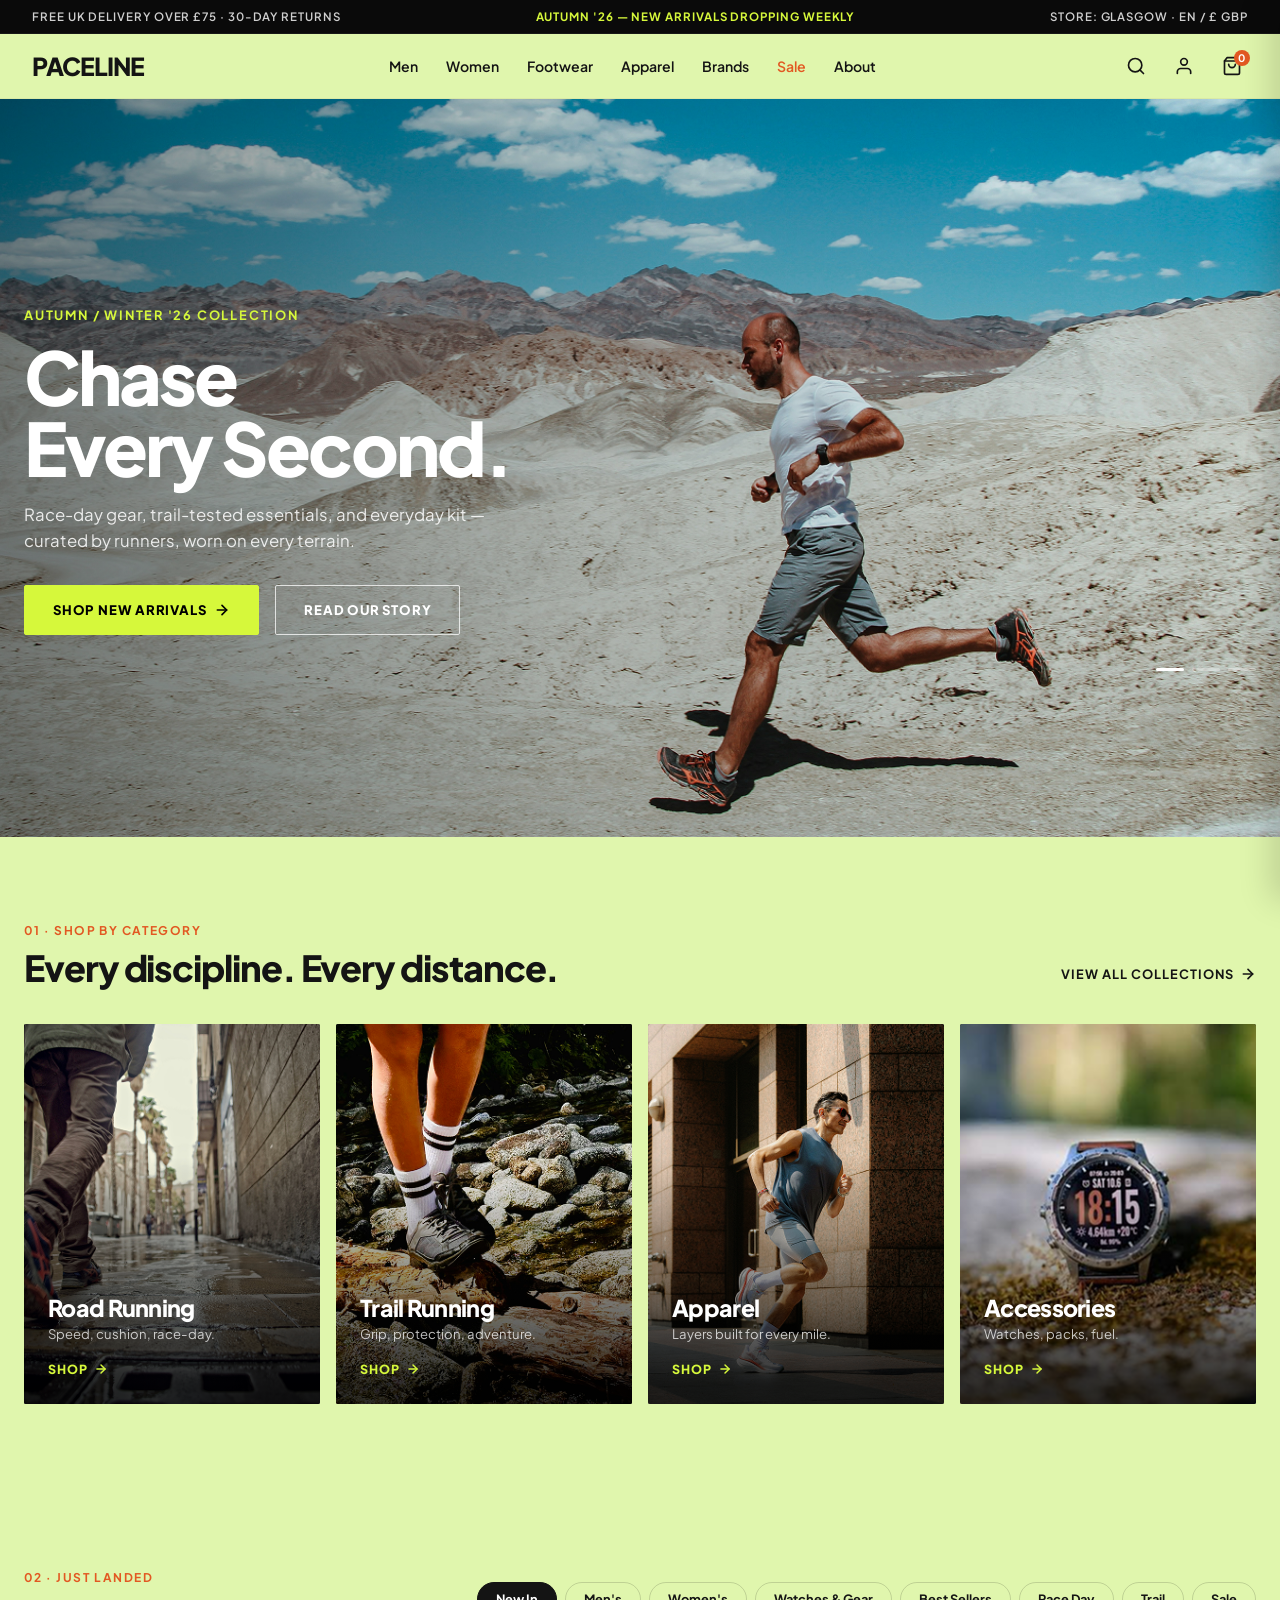
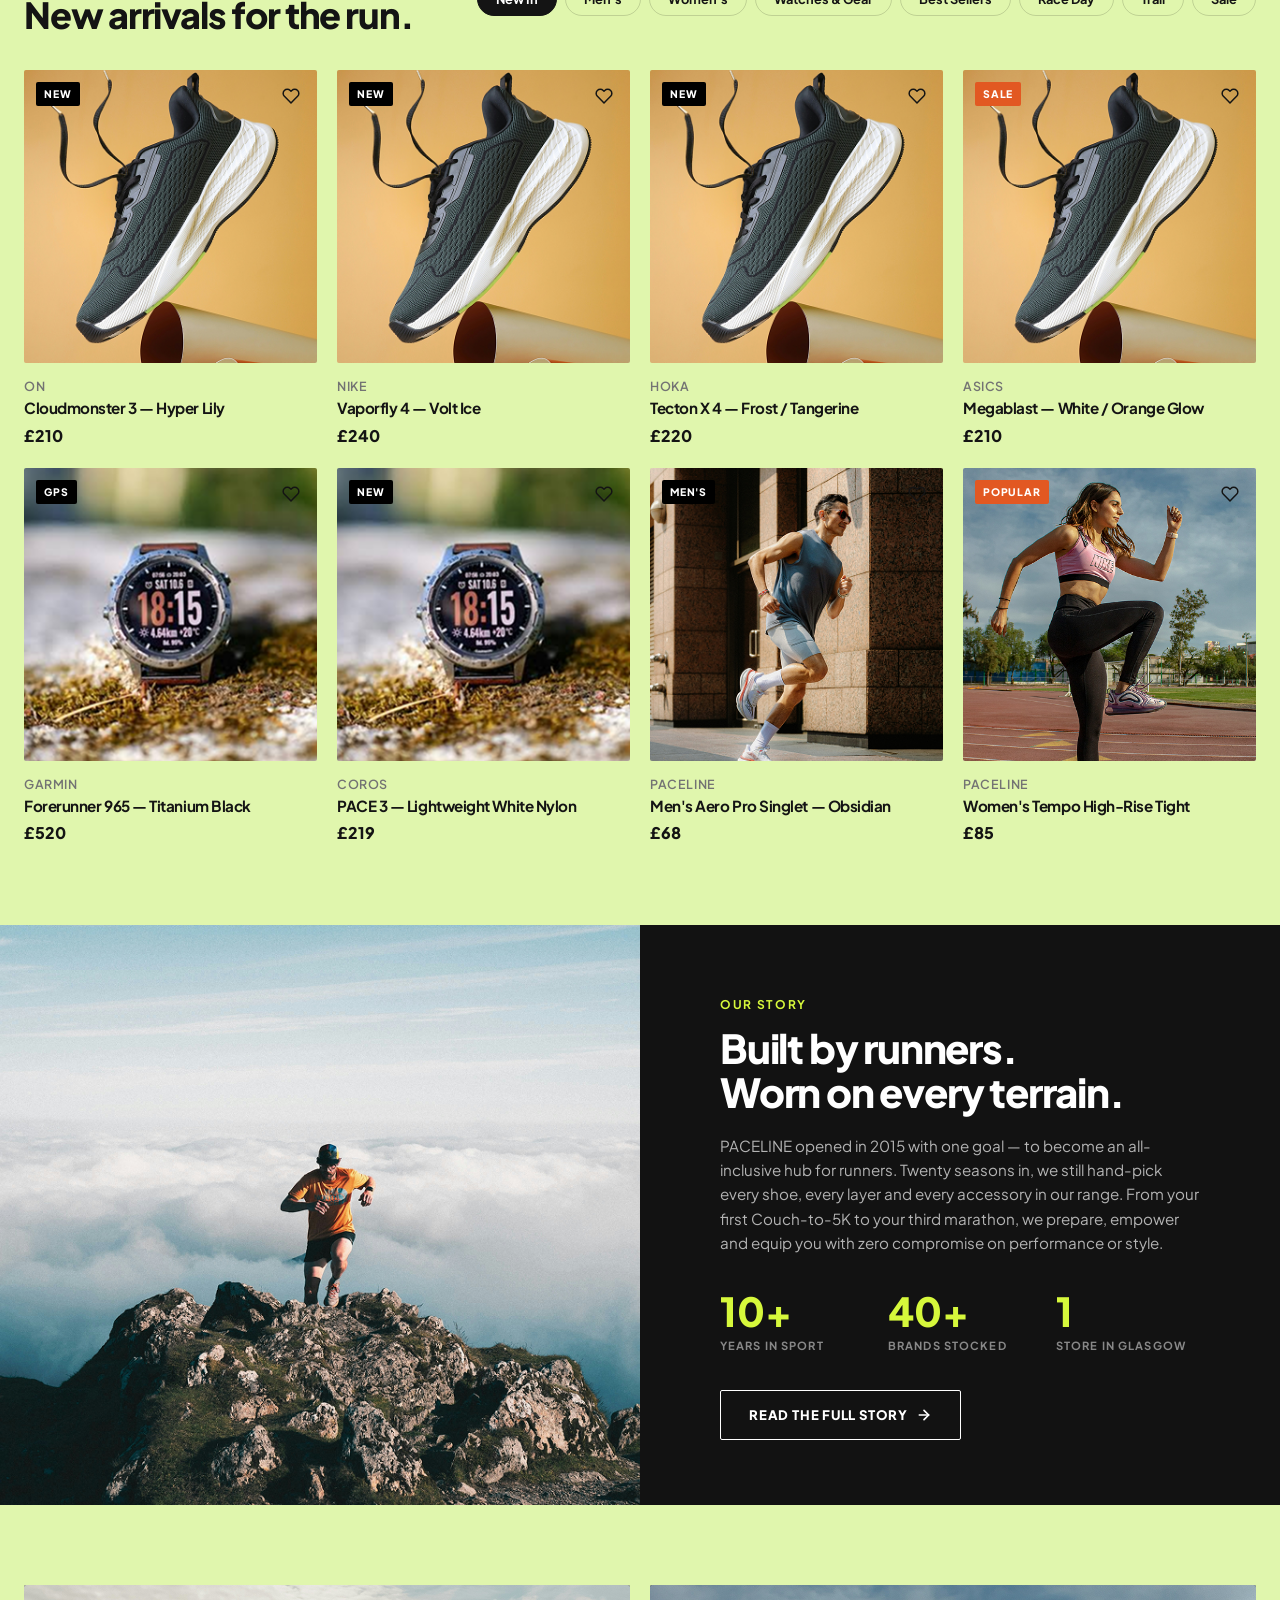
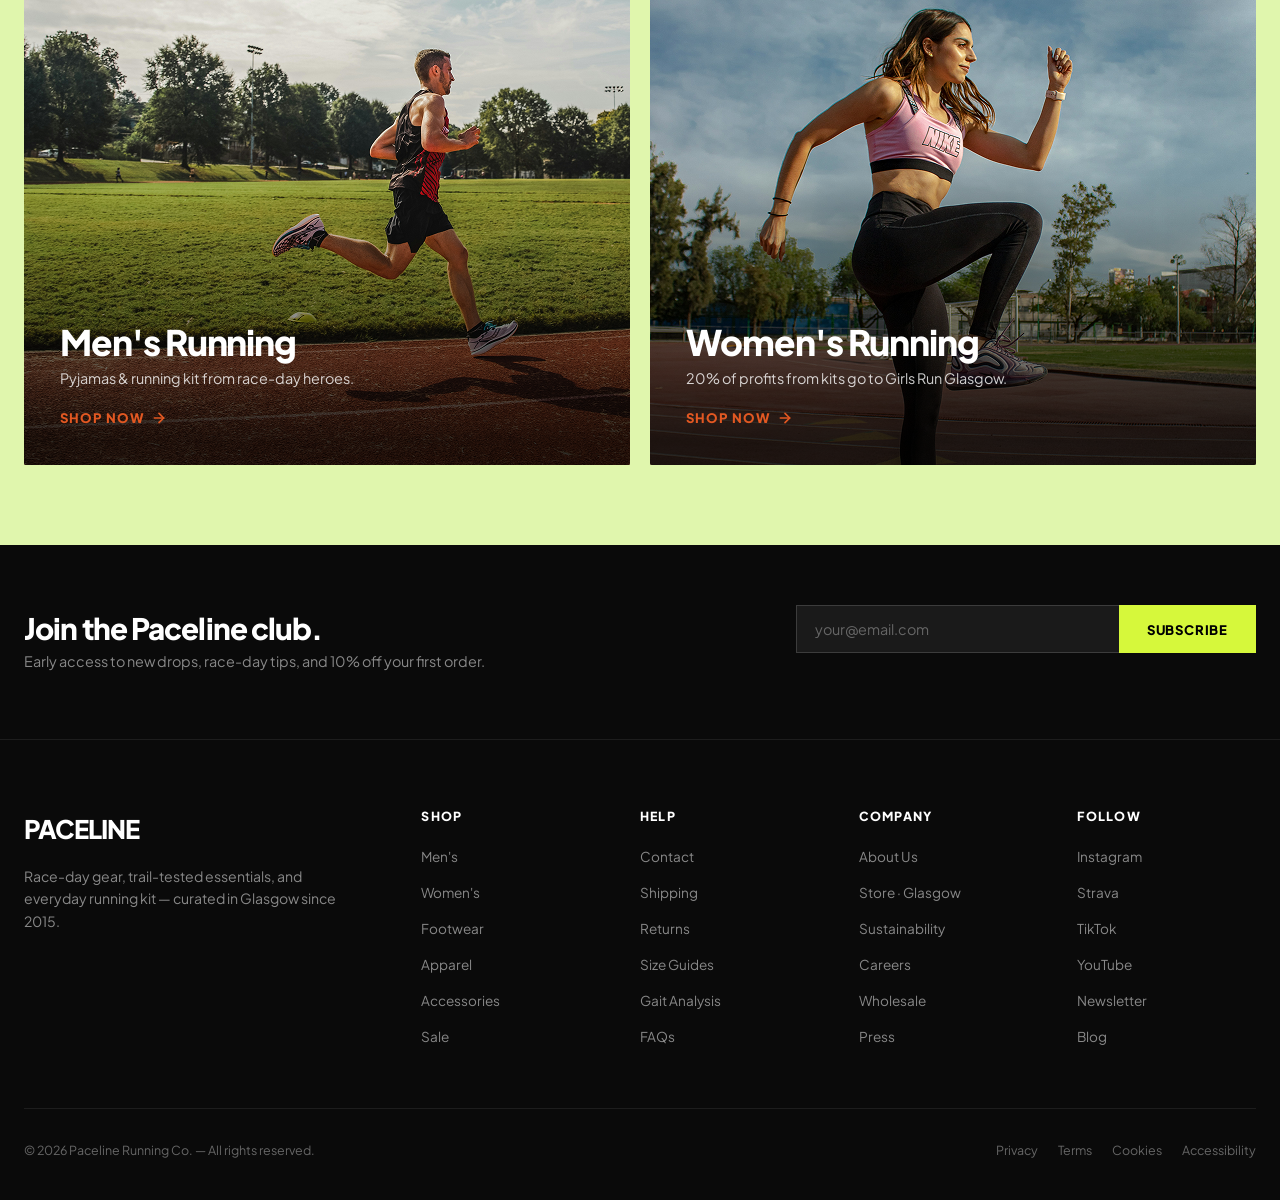
<file: index.html>
<!DOCTYPE html>
<html lang="en">
<head>
  <meta charset="UTF-8">
  <meta name="viewport" content="width=device-width, initial-scale=1.0">
  <meta name="description" content="PACELINE - Race-day gear, trail-tested essentials, and everyday kit curated by runners in Glasgow since 2015.">
  <title>PACELINE | Running Gear, Footwear & Apparel</title>
  <!-- Google Fonts -->
  <link rel="preconnect" href="https://fonts.googleapis.com">
  <link rel="preconnect" href="https://fonts.gstatic.com" crossorigin>
  <link href="https://fonts.googleapis.com/css2?family=Plus+Jakarta+Sans:ital,wght@0,300;0,400;0,500;0,600;0,700;0,800;1,400;1,600&display=swap" rel="stylesheet">
  <!-- Stylesheet -->
  <link rel="stylesheet" href="styles.css">
  <!-- Favicon -->
  <link rel="icon" href="data:image/svg+xml,<svg xmlns=%22http://www.w3.org/2000/svg%22 viewBox=%220 0 100 100%22><text y=%22.9em%22 font-size=%2290%22 font-weight=%22900%22 fill=%22%23d6f83b%22>P</text></svg>">
</head>
<body>

  <!-- Top Announcement Bar -->
  <div class="announcement-bar">
    <div class="announcement-content container-fluid">
      <span class="announcement-left">FREE UK DELIVERY OVER £75 · 30-DAY RETURNS</span>
      <span class="announcement-center">AUTUMN '26 — NEW ARRIVALS DROPPING WEEKLY</span>
      <span class="announcement-right">STORE: GLASGOW · EN / £ GBP</span>
    </div>
  </div>

  <!-- Header / Navigation -->
  <header class="site-header" id="siteHeader">
    <div class="header-inner container-fluid">
      <!-- Logo -->
      <a href="index.html" class="brand-logo" aria-label="PACELINE Home">PACELINE</a>

      <!-- Desktop Navigation Menu -->
      <nav class="main-nav" aria-label="Main Navigation">
        <ul class="nav-list">
          <li><a href="#men" class="nav-link">Men</a></li>
          <li><a href="#women" class="nav-link">Women</a></li>
          <li><a href="#footwear" class="nav-link">Footwear</a></li>
          <li><a href="#apparel" class="nav-link">Apparel</a></li>
          <li><a href="#brands" class="nav-link">Brands</a></li>
          <li><a href="#sale" class="nav-link highlight-sale">Sale</a></li>
          <li><a href="about.html" class="nav-link">About</a></li>
        </ul>
      </nav>

      <!-- Action Icons -->
      <div class="header-actions">
        <!-- Search Trigger -->
        <button class="action-btn search-trigger" id="searchBtn" aria-label="Search site">
          <svg width="20" height="20" viewBox="0 0 24 24" fill="none" stroke="currentColor" stroke-width="2" stroke-linecap="round" stroke-linejoin="round">
            <circle cx="11" cy="11" r="8"></circle>
            <line x1="21" y1="21" x2="16.65" y2="16.65"></line>
          </svg>
        </button>

        <!-- User Profile -->
        <button class="action-btn profile-trigger" id="profileBtn" aria-label="User account">
          <svg width="20" height="20" viewBox="0 0 24 24" fill="none" stroke="currentColor" stroke-width="2" stroke-linecap="round" stroke-linejoin="round">
            <path d="M20 21v-2a4 4 0 0 0-4-4H8a4 4 0 0 0-4 4v2"></path>
            <circle cx="12" cy="7" r="4"></circle>
          </svg>
        </button>

        <!-- Shopping Cart Trigger -->
        <button class="action-btn cart-trigger" id="cartBtn" aria-label="Shopping Cart">
          <svg width="20" height="20" viewBox="0 0 24 24" fill="none" stroke="currentColor" stroke-width="2" stroke-linecap="round" stroke-linejoin="round">
            <path d="M6 2L3 6v14a2 2 0 0 0 2 2h14a2 2 0 0 0 2-2V6l-3-4z"></path>
            <line x1="3" y1="6" x2="21" y2="6"></line>
            <path d="M16 10a4 4 0 0 1-8 0"></path>
          </svg>
          <span class="cart-badge" id="cartBadge">0</span>
        </button>

        <!-- Mobile Menu Hamburger -->
        <button class="action-btn mobile-menu-toggle" id="mobileMenuBtn" aria-label="Toggle navigation menu" aria-expanded="false">
          <span class="hamburger-line"></span>
          <span class="hamburger-line"></span>
          <span class="hamburger-line"></span>
        </button>
      </div>
    </div>

    <!-- Mobile Navigation Drawer -->
    <div class="mobile-nav-drawer" id="mobileNav">
      <ul class="mobile-nav-list">
        <li><a href="#men" class="mobile-nav-link">Men</a></li>
        <li><a href="#women" class="mobile-nav-link">Women</a></li>
        <li><a href="#footwear" class="mobile-nav-link">Footwear</a></li>
        <li><a href="#apparel" class="mobile-nav-link">Apparel</a></li>
        <li><a href="#brands" class="mobile-nav-link">Brands</a></li>
        <li><a href="#sale" class="mobile-nav-link highlight-sale">Sale</a></li>
        <li><a href="about.html" class="mobile-nav-link">About</a></li>
      </ul>
      <div class="mobile-nav-footer">
        <p>STORE: GLASGOW · EN / £ GBP</p>
        <p class="muted">Free UK delivery over £75</p>
      </div>
    </div>
  </header>

  <!-- Hero Section -->
  <section class="hero-section" id="hero">
    <div class="hero-background-wrapper">
      <img src="assets/Home/hero_section/image1.png" alt="Athlete running on mountain trail" class="hero-bg-img" loading="eager">
      <div class="hero-overlay-gradient"></div>
    </div>

    <div class="container hero-container">
      <div class="hero-content">
        <span class="hero-subtitle-tag">AUTUMN / WINTER '26 COLLECTION</span>
        <h1 class="hero-title">Chase<br>Every Second.</h1>
        <p class="hero-description">
          Race-day gear, trail-tested essentials, and everyday kit — curated by runners, worn on every terrain.
        </p>
        <div class="hero-cta-group">
          <a href="#new-arrivals" class="btn btn-primary">
            SHOP NEW ARRIVALS
            <svg class="btn-arrow" width="16" height="16" viewBox="0 0 24 24" fill="none" stroke="currentColor" stroke-width="2.5" stroke-linecap="round" stroke-linejoin="round">
              <line x1="5" y1="12" x2="19" y2="12"></line>
              <polyline points="12 5 19 12 12 19"></polyline>
            </svg>
          </a>
          <a href="about.html" class="btn btn-outline-light">READ OUR STORY</a>
        </div>
      </div>

      <!-- Carousel / Slide indicators -->
      <div class="hero-indicators" aria-hidden="true">
        <span class="indicator active"></span>
        <span class="indicator"></span>
        <span class="indicator"></span>
      </div>
    </div>
  </section>

  <!-- Main Content Wrapper -->
  <main class="page-body">

    <!-- 01 · SHOP BY CATEGORY SECTION -->
    <section class="section section-categories" id="categories">
      <div class="container">
        <!-- Section Header -->
        <div class="section-header-flex">
          <div class="section-title-wrap">
            <span class="section-tag-num">01 · SHOP BY CATEGORY</span>
            <h2 class="section-heading">Every discipline. Every distance.</h2>
          </div>
          <a href="#new-arrivals" class="section-top-link" id="viewAllCollectionsBtn">
            VIEW ALL COLLECTIONS
            <svg width="16" height="16" viewBox="0 0 24 24" fill="none" stroke="currentColor" stroke-width="2.5" stroke-linecap="round" stroke-linejoin="round">
              <line x1="5" y1="12" x2="19" y2="12"></line>
              <polyline points="12 5 19 12 12 19"></polyline>
            </svg>
          </a>
        </div>

        <!-- 4-Column Category Grid -->
        <div class="category-grid">
          <!-- Card 1: Road Running -->
          <article class="category-card" data-category="road">
            <div class="category-image-wrap">
              <img src="assets/Home/category_section/image1.png" alt="Runner on asphalt street" class="category-img" loading="lazy">
              <div class="category-card-overlay"></div>
            </div>
            <div class="category-card-content">
              <h3 class="category-card-title">Road Running</h3>
              <p class="category-card-sub">Speed, cushion, race-day.</p>
              <a href="#category-road" class="category-card-link">
                SHOP
                <svg width="14" height="14" viewBox="0 0 24 24" fill="none" stroke="currentColor" stroke-width="2.5" stroke-linecap="round" stroke-linejoin="round">
                  <line x1="5" y1="12" x2="19" y2="12"></line>
                  <polyline points="12 5 19 12 12 19"></polyline>
                </svg>
              </a>
            </div>
          </article>

          <!-- Card 2: Trail Running -->
          <article class="category-card" data-category="trail">
            <div class="category-image-wrap">
              <img src="assets/Home/category_section/image2.png" alt="Trail running shoes on rocky mountain terrain" class="category-img" loading="lazy">
              <div class="category-card-overlay"></div>
            </div>
            <div class="category-card-content">
              <h3 class="category-card-title">Trail Running</h3>
              <p class="category-card-sub">Grip, protection, adventure.</p>
              <a href="#category-trail" class="category-card-link">
                SHOP
                <svg width="14" height="14" viewBox="0 0 24 24" fill="none" stroke="currentColor" stroke-width="2.5" stroke-linecap="round" stroke-linejoin="round">
                  <line x1="5" y1="12" x2="19" y2="12"></line>
                  <polyline points="12 5 19 12 12 19"></polyline>
                </svg>
              </a>
            </div>
          </article>

          <!-- Card 3: Apparel -->
          <article class="category-card" data-category="apparel">
            <div class="category-image-wrap">
              <img src="assets/Home/category_section/image3.png" alt="Male runner in technical athletic apparel" class="category-img" loading="lazy">
              <div class="category-card-overlay"></div>
            </div>
            <div class="category-card-content">
              <h3 class="category-card-title">Apparel</h3>
              <p class="category-card-sub">Layers built for every mile.</p>
              <a href="#category-apparel" class="category-card-link">
                SHOP
                <svg width="14" height="14" viewBox="0 0 24 24" fill="none" stroke="currentColor" stroke-width="2.5" stroke-linecap="round" stroke-linejoin="round">
                  <line x1="5" y1="12" x2="19" y2="12"></line>
                  <polyline points="12 5 19 12 12 19"></polyline>
                </svg>
              </a>
            </div>
          </article>

          <!-- Card 4: Accessories -->
          <article class="category-card" data-category="accessories">
            <div class="category-image-wrap">
              <img src="assets/Home/category_section/image4.png" alt="GPS running smartwatch on wrist" class="category-img" loading="lazy">
              <div class="category-card-overlay"></div>
            </div>
            <div class="category-card-content">
              <h3 class="category-card-title">Accessories</h3>
              <p class="category-card-sub">Watches, packs, fuel.</p>
              <a href="#category-accessories" class="category-card-link">
                SHOP
                <svg width="14" height="14" viewBox="0 0 24 24" fill="none" stroke="currentColor" stroke-width="2.5" stroke-linecap="round" stroke-linejoin="round">
                  <line x1="5" y1="12" x2="19" y2="12"></line>
                  <polyline points="12 5 19 12 12 19"></polyline>
                </svg>
              </a>
            </div>
          </article>
        </div>
      </div>
    </section>

    <!-- 02 · JUST LANDED / NEW ARRIVALS -->
    <section class="section section-arrivals" id="new-arrivals">
      <div class="container">
        <!-- Section Header with Filter Pills -->
        <div class="section-header-flex arrivals-header-wrap">
          <div class="section-title-wrap">
            <span class="section-tag-num" id="catalogSectionTag">02 · JUST LANDED</span>
            <h2 class="section-heading" id="catalogSectionHeading">New arrivals for the run.</h2>
          </div>
          <!-- Filter Tabs -->
          <div class="filter-pill-group" role="tablist" aria-label="Product Filters">
            <button class="filter-pill active" role="tab" aria-selected="true" data-filter="all">New In</button>
            <button class="filter-pill" role="tab" aria-selected="false" data-filter="men">Men's</button>
            <button class="filter-pill" role="tab" aria-selected="false" data-filter="women">Women's</button>
            <button class="filter-pill" role="tab" aria-selected="false" data-filter="watches">Watches & Gear</button>
            <button class="filter-pill" role="tab" aria-selected="false" data-filter="bestsellers">Best Sellers</button>
            <button class="filter-pill" role="tab" aria-selected="false" data-filter="raceday">Race Day</button>
            <button class="filter-pill" role="tab" aria-selected="false" data-filter="trail">Trail</button>
            <button class="filter-pill" role="tab" aria-selected="false" data-filter="sale">Sale</button>
          </div>
        </div>

        <!-- Dynamic Filter Notification Status (Optional) -->
        <div class="filter-active-status" id="filterActiveStatus" style="display:none; margin-bottom: 20px; font-size: 0.9rem; font-weight: 700; color: var(--accent-orange);">
          <span>Showing: <strong id="filterStatusName">All Products</strong></span>
          <button id="resetFilterBtn" style="margin-left: 12px; font-size: 0.8rem; text-decoration: underline; cursor: pointer; color: var(--text-dark);">Reset to All</button>
        </div>

        <!-- 4-Column Product Grid -->
        <div class="products-grid" id="productsGrid">
          <!-- Product 1: ON Cloudmonster 3 (Shoes / Men / Women / Road) -->
          <article class="product-card" data-tags="all men women footwear road bestsellers raceday" data-category="footwear">
            <div class="product-img-box">
              <span class="product-badge badge-dark">NEW</span>
              <button class="product-wishlist-btn" aria-label="Save to Wishlist" data-id="1">
                <svg width="18" height="18" viewBox="0 0 24 24" fill="none" stroke="currentColor" stroke-width="2" stroke-linecap="round" stroke-linejoin="round">
                  <path d="M20.84 4.61a5.5 5.5 0 0 0-7.78 0L12 5.67l-1.06-1.06a5.5 5.5 0 0 0-7.78 7.78l1.06 1.06L12 21.23l7.78-7.78 1.06-1.06a5.5 5.5 0 0 0 0-7.78z"></path>
                </svg>
              </button>
              <img src="assets/Home/arrivals_section/image.png" alt="ON Cloudmonster 3 — Hyper Lily" class="product-img" loading="lazy">
              <button class="quick-add-btn" data-id="1" data-name="ON Cloudmonster 3 — Hyper Lily" data-price="210" data-brand="ON">
                + Quick Add
              </button>
            </div>
            <div class="product-info">
              <p class="product-brand">ON</p>
              <h3 class="product-name">Cloudmonster 3 — Hyper Lily</h3>
              <p class="product-price">£210</p>
            </div>
          </article>

          <!-- Product 2: Nike Vaporfly 4 (Shoes / Men / Road / Race Day) -->
          <article class="product-card" data-tags="all men footwear road bestsellers raceday" data-category="footwear">
            <div class="product-img-box">
              <span class="product-badge badge-dark">NEW</span>
              <button class="product-wishlist-btn" aria-label="Save to Wishlist" data-id="2">
                <svg width="18" height="18" viewBox="0 0 24 24" fill="none" stroke="currentColor" stroke-width="2" stroke-linecap="round" stroke-linejoin="round">
                  <path d="M20.84 4.61a5.5 5.5 0 0 0-7.78 0L12 5.67l-1.06-1.06a5.5 5.5 0 0 0-7.78 7.78l1.06 1.06L12 21.23l7.78-7.78 1.06-1.06a5.5 5.5 0 0 0 0-7.78z"></path>
                </svg>
              </button>
              <img src="assets/Home/arrivals_section/image.png" alt="Nike Vaporfly 4 — Volt Ice" class="product-img" loading="lazy">
              <button class="quick-add-btn" data-id="2" data-name="Nike Vaporfly 4 — Volt Ice" data-price="240" data-brand="Nike">
                + Quick Add
              </button>
            </div>
            <div class="product-info">
              <p class="product-brand">Nike</p>
              <h3 class="product-name">Vaporfly 4 — Volt Ice</h3>
              <p class="product-price">£240</p>
            </div>
          </article>

          <!-- Product 3: Hoka Tecton X 4 (Shoes / Women / Trail) -->
          <article class="product-card" data-tags="all women footwear trail" data-category="footwear">
            <div class="product-img-box">
              <span class="product-badge badge-dark">NEW</span>
              <button class="product-wishlist-btn" aria-label="Save to Wishlist" data-id="3">
                <svg width="18" height="18" viewBox="0 0 24 24" fill="none" stroke="currentColor" stroke-width="2" stroke-linecap="round" stroke-linejoin="round">
                  <path d="M20.84 4.61a5.5 5.5 0 0 0-7.78 0L12 5.67l-1.06-1.06a5.5 5.5 0 0 0-7.78 7.78l1.06 1.06L12 21.23l7.78-7.78 1.06-1.06a5.5 5.5 0 0 0 0-7.78z"></path>
                </svg>
              </button>
              <img src="assets/Home/arrivals_section/image.png" alt="Hoka Tecton X 4 — Frost / Tangerine" class="product-img" loading="lazy">
              <button class="quick-add-btn" data-id="3" data-name="Hoka Tecton X 4 — Frost / Tangerine" data-price="220" data-brand="Hoka">
                + Quick Add
              </button>
            </div>
            <div class="product-info">
              <p class="product-brand">Hoka</p>
              <h3 class="product-name">Tecton X 4 — Frost / Tangerine</h3>
              <p class="product-price">£220</p>
            </div>
          </article>

          <!-- Product 4: Asics Megablast (Shoes / Men / Women / Sale) -->
          <article class="product-card" data-tags="all men women footwear road sale bestsellers raceday" data-category="footwear">
            <div class="product-img-box">
              <span class="product-badge badge-sale">SALE</span>
              <button class="product-wishlist-btn" aria-label="Save to Wishlist" data-id="4">
                <svg width="18" height="18" viewBox="0 0 24 24" fill="none" stroke="currentColor" stroke-width="2" stroke-linecap="round" stroke-linejoin="round">
                  <path d="M20.84 4.61a5.5 5.5 0 0 0-7.78 0L12 5.67l-1.06-1.06a5.5 5.5 0 0 0-7.78 7.78l1.06 1.06L12 21.23l7.78-7.78 1.06-1.06a5.5 5.5 0 0 0 0-7.78z"></path>
                </svg>
              </button>
              <img src="assets/Home/arrivals_section/image.png" alt="Asics Megablast — White / Orange Glow" class="product-img" loading="lazy">
              <button class="quick-add-btn" data-id="4" data-name="Asics Megablast — White / Orange Glow" data-price="210" data-brand="Asics">
                + Quick Add
              </button>
            </div>
            <div class="product-info">
              <p class="product-brand">Asics</p>
              <h3 class="product-name">Megablast — White / Orange Glow</h3>
              <p class="product-price">£210</p>
            </div>
          </article>

          <!-- Product 5: Garmin Forerunner 965 GPS Watch (Watches & Gear) -->
          <article class="product-card" data-tags="all watches accessories men women bestsellers" data-category="accessories">
            <div class="product-img-box">
              <span class="product-badge badge-dark">GPS</span>
              <button class="product-wishlist-btn" aria-label="Save to Wishlist" data-id="5">
                <svg width="18" height="18" viewBox="0 0 24 24" fill="none" stroke="currentColor" stroke-width="2" stroke-linecap="round" stroke-linejoin="round">
                  <path d="M20.84 4.61a5.5 5.5 0 0 0-7.78 0L12 5.67l-1.06-1.06a5.5 5.5 0 0 0-7.78 7.78l1.06 1.06L12 21.23l7.78-7.78 1.06-1.06a5.5 5.5 0 0 0 0-7.78z"></path>
                </svg>
              </button>
              <img src="assets/Home/category_section/image4.png" alt="Garmin Forerunner 965 Running Smartwatch" class="product-img" loading="lazy">
              <button class="quick-add-btn" data-id="5" data-name="Garmin Forerunner 965 — Titanium Black" data-price="520" data-brand="Garmin">
                + Quick Add
              </button>
            </div>
            <div class="product-info">
              <p class="product-brand">Garmin</p>
              <h3 class="product-name">Forerunner 965 — Titanium Black</h3>
              <p class="product-price">£520</p>
            </div>
          </article>

          <!-- Product 6: COROS PACE 3 GPS Watch (Watches & Gear) -->
          <article class="product-card" data-tags="all watches accessories men women raceday" data-category="accessories">
            <div class="product-img-box">
              <span class="product-badge badge-dark">NEW</span>
              <button class="product-wishlist-btn" aria-label="Save to Wishlist" data-id="6">
                <svg width="18" height="18" viewBox="0 0 24 24" fill="none" stroke="currentColor" stroke-width="2" stroke-linecap="round" stroke-linejoin="round">
                  <path d="M20.84 4.61a5.5 5.5 0 0 0-7.78 0L12 5.67l-1.06-1.06a5.5 5.5 0 0 0-7.78 7.78l1.06 1.06L12 21.23l7.78-7.78 1.06-1.06a5.5 5.5 0 0 0 0-7.78z"></path>
                </svg>
              </button>
              <img src="assets/Home/category_section/image4.png" alt="COROS PACE 3 GPS Multisport Watch" class="product-img" loading="lazy">
              <button class="quick-add-btn" data-id="6" data-name="COROS PACE 3 — White Nylon" data-price="219" data-brand="COROS">
                + Quick Add
              </button>
            </div>
            <div class="product-info">
              <p class="product-brand">COROS</p>
              <h3 class="product-name">PACE 3 — Lightweight White Nylon</h3>
              <p class="product-price">£219</p>
            </div>
          </article>

          <!-- Product 7: Men's Technical Aero Singlet (Apparel / Men) -->
          <article class="product-card" data-tags="all men apparel raceday bestsellers" data-category="apparel">
            <div class="product-img-box">
              <span class="product-badge badge-dark">MEN'S</span>
              <button class="product-wishlist-btn" aria-label="Save to Wishlist" data-id="7">
                <svg width="18" height="18" viewBox="0 0 24 24" fill="none" stroke="currentColor" stroke-width="2" stroke-linecap="round" stroke-linejoin="round">
                  <path d="M20.84 4.61a5.5 5.5 0 0 0-7.78 0L12 5.67l-1.06-1.06a5.5 5.5 0 0 0-7.78 7.78l1.06 1.06L12 21.23l7.78-7.78 1.06-1.06a5.5 5.5 0 0 0 0-7.78z"></path>
                </svg>
              </button>
              <img src="assets/Home/category_section/image3.png" alt="Men's Technical Aero Race Singlet" class="product-img" loading="lazy">
              <button class="quick-add-btn" data-id="7" data-name="Paceline Men's Aero Singlet" data-price="68" data-brand="PACELINE">
                + Quick Add
              </button>
            </div>
            <div class="product-info">
              <p class="product-brand">PACELINE</p>
              <h3 class="product-name">Men's Aero Pro Singlet — Obsidian</h3>
              <p class="product-price">£68</p>
            </div>
          </article>

          <!-- Product 8: Women's Tempo Pace Crop Tank & Tight (Apparel / Women) -->
          <article class="product-card" data-tags="all women apparel bestsellers" data-category="apparel">
            <div class="product-img-box">
              <span class="product-badge badge-sale">POPULAR</span>
              <button class="product-wishlist-btn" aria-label="Save to Wishlist" data-id="8">
                <svg width="18" height="18" viewBox="0 0 24 24" fill="none" stroke="currentColor" stroke-width="2" stroke-linecap="round" stroke-linejoin="round">
                  <path d="M20.84 4.61a5.5 5.5 0 0 0-7.78 0L12 5.67l-1.06-1.06a5.5 5.5 0 0 0-7.78 7.78l1.06 1.06L12 21.23l7.78-7.78 1.06-1.06a5.5 5.5 0 0 0 0-7.78z"></path>
                </svg>
              </button>
              <img src="assets/Home/explore_section/image_female.png" alt="Women's High-Rise Tempo Running Tight" class="product-img" loading="lazy">
              <button class="quick-add-btn" data-id="8" data-name="Women's Tempo High-Rise Tight" data-price="85" data-brand="PACELINE">
                + Quick Add
              </button>
            </div>
            <div class="product-info">
              <p class="product-brand">PACELINE</p>
              <h3 class="product-name">Women's Tempo High-Rise Tight</h3>
              <p class="product-price">£85</p>
            </div>
          </article>
        </div>
      </div>
    </section>

    <!-- STORY SPLIT SECTION (Dark Background Banner) -->
    <section class="section-story-split" id="story-highlight">
      <div class="story-split-grid">
        <!-- Left Full Image -->
        <div class="story-split-image-col">
          <img src="assets/Home/story_section/image.png" alt="Trail runner conquering mountain ridge above cloud inversion" class="story-split-img" loading="lazy">
        </div>

        <!-- Right Text Content (Dark Panel) -->
        <div class="story-split-content-col">
          <div class="story-split-inner">
            <span class="story-accent-tag">OUR STORY</span>
            <h2 class="story-split-title">Built by runners.<br>Worn on every terrain.</h2>
            <p class="story-split-desc">
              PACELINE opened in 2015 with one goal — to become an all-inclusive hub for runners. Twenty seasons in, we still hand-pick every shoe, every layer and every accessory in our range. From your first Couch-to-5K to your third marathon, we prepare, empower and equip you with zero compromise on performance or style.
            </p>

            <!-- 3-Column Stats -->
            <div class="story-stats-grid">
              <div class="story-stat-item">
                <span class="stat-number">10+</span>
                <span class="stat-label">YEARS IN SPORT</span>
              </div>
              <div class="story-stat-item">
                <span class="stat-number">40+</span>
                <span class="stat-label">BRANDS STOCKED</span>
              </div>
              <div class="story-stat-item">
                <span class="stat-number">1</span>
                <span class="stat-label">STORE IN GLASGOW</span>
              </div>
            </div>

            <div class="story-cta-wrap">
              <a href="about.html" class="btn btn-outline-white">
                READ THE FULL STORY
                <svg width="16" height="16" viewBox="0 0 24 24" fill="none" stroke="currentColor" stroke-width="2.5" stroke-linecap="round" stroke-linejoin="round">
                  <line x1="5" y1="12" x2="19" y2="12"></line>
                  <polyline points="12 5 19 12 12 19"></polyline>
                </svg>
              </a>
            </div>
          </div>
        </div>
      </div>
    </section>

    <!-- EXPLORE / SPLIT BANNERS (Men's vs Women's) -->
    <section class="section section-explore" id="explore-gender">
      <div class="container">
        <div class="explore-dual-grid">
          <!-- Banner 1: Men's Running -->
          <div class="explore-card" id="men">
            <div class="explore-img-wrap">
              <img src="assets/Home/explore_section/image_male.png" alt="Male runner in full stride on track" class="explore-img" loading="lazy">
              <div class="explore-gradient-overlay"></div>
            </div>
            <div class="explore-card-content">
              <h3 class="explore-card-title">Men's Running</h3>
              <p class="explore-card-sub">Pyjamas & running kit from race-day heroes.</p>
              <a href="#shop-mens" class="explore-card-link">
                SHOP NOW
                <svg width="16" height="16" viewBox="0 0 24 24" fill="none" stroke="currentColor" stroke-width="2.5" stroke-linecap="round" stroke-linejoin="round">
                  <line x1="5" y1="12" x2="19" y2="12"></line>
                  <polyline points="12 5 19 12 12 19"></polyline>
                </svg>
              </a>
            </div>
          </div>

          <!-- Banner 2: Women's Running -->
          <div class="explore-card" id="women">
            <div class="explore-img-wrap">
              <img src="assets/Home/explore_section/image_female.png" alt="Female runner doing warm-up stretches in activewear" class="explore-img" loading="lazy">
              <div class="explore-gradient-overlay"></div>
            </div>
            <div class="explore-card-content">
              <h3 class="explore-card-title">Women's Running</h3>
              <p class="explore-card-sub">20% of profits from kits go to Girls Run Glasgow.</p>
              <a href="#shop-womens" class="explore-card-link">
                SHOP NOW
                <svg width="16" height="16" viewBox="0 0 24 24" fill="none" stroke="currentColor" stroke-width="2.5" stroke-linecap="round" stroke-linejoin="round">
                  <line x1="5" y1="12" x2="19" y2="12"></line>
                  <polyline points="12 5 19 12 12 19"></polyline>
                </svg>
              </a>
            </div>
          </div>
        </div>
      </div>
    </section>

    <!-- NEWSLETTER SUBSCRIPTION BAR -->
    <section class="newsletter-section" id="newsletter">
      <div class="container">
        <div class="newsletter-inner">
          <div class="newsletter-text-wrap">
            <h2 class="newsletter-title">Join the Paceline club.</h2>
            <p class="newsletter-sub">Early access to new drops, race-day tips, and 10% off your first order.</p>
          </div>
          <form class="newsletter-form" id="newsletterForm" onsubmit="return false;">
            <div class="newsletter-input-group">
              <input type="email" class="newsletter-input" id="newsletterEmail" placeholder="your@email.com" required aria-label="Email address for newsletter">
              <button type="submit" class="btn btn-subscribe" id="subscribeBtn">SUBSCRIBE</button>
            </div>
            <div class="form-feedback" id="newsletterFeedback"></div>
          </form>
        </div>
      </div>
    </section>

  </main>

  <!-- FOOTER -->
  <footer class="site-footer">
    <div class="container">
      <div class="footer-grid">
        <!-- Col 1: Brand info -->
        <div class="footer-col footer-col-brand">
          <a href="index.html" class="footer-logo">PACELINE</a>
          <p class="footer-brand-desc">
            Race-day gear, trail-tested essentials, and everyday running kit — curated in Glasgow since 2015.
          </p>
        </div>

        <!-- Col 2: SHOP -->
        <div class="footer-col">
          <h4 class="footer-col-title">SHOP</h4>
          <ul class="footer-links">
            <li><a href="#men">Men's</a></li>
            <li><a href="#women">Women's</a></li>
            <li><a href="#footwear">Footwear</a></li>
            <li><a href="#apparel">Apparel</a></li>
            <li><a href="#accessories">Accessories</a></li>
            <li><a href="#sale">Sale</a></li>
          </ul>
        </div>

        <!-- Col 3: HELP -->
        <div class="footer-col">
          <h4 class="footer-col-title">HELP</h4>
          <ul class="footer-links">
            <li><a href="#contact">Contact</a></li>
            <li><a href="#shipping">Shipping</a></li>
            <li><a href="#returns">Returns</a></li>
            <li><a href="#size-guides">Size Guides</a></li>
            <li><a href="#gait-analysis">Gait Analysis</a></li>
            <li><a href="#faqs">FAQs</a></li>
          </ul>
        </div>

        <!-- Col 4: COMPANY -->
        <div class="footer-col">
          <h4 class="footer-col-title">COMPANY</h4>
          <ul class="footer-links">
            <li><a href="about.html">About Us</a></li>
            <li><a href="about.html#visit-us">Store · Glasgow</a></li>
            <li><a href="#sustainability">Sustainability</a></li>
            <li><a href="#careers">Careers</a></li>
            <li><a href="#wholesale">Wholesale</a></li>
            <li><a href="#press">Press</a></li>
          </ul>
        </div>

        <!-- Col 5: FOLLOW -->
        <div class="footer-col">
          <h4 class="footer-col-title">FOLLOW</h4>
          <ul class="footer-links">
            <li><a href="https://instagram.com" target="_blank" rel="noopener">Instagram</a></li>
            <li><a href="https://strava.com" target="_blank" rel="noopener">Strava</a></li>
            <li><a href="https://tiktok.com" target="_blank" rel="noopener">TikTok</a></li>
            <li><a href="https://youtube.com" target="_blank" rel="noopener">YouTube</a></li>
            <li><a href="#newsletter">Newsletter</a></li>
            <li><a href="#blog">Blog</a></li>
          </ul>
        </div>
      </div>

      <!-- Bottom Sub-Footer -->
      <div class="footer-bottom-bar">
        <p class="copyright-text">© 2026 Paceline Running Co. — All rights reserved.</p>
        <ul class="legal-links">
          <li><a href="#privacy">Privacy</a></li>
          <li><a href="#terms">Terms</a></li>
          <li><a href="#cookies">Cookies</a></li>
          <li><a href="#accessibility">Accessibility</a></li>
        </ul>
      </div>
    </div>
  </footer>

  <!-- Slide-in Shopping Cart Drawer -->
  <div class="cart-drawer-overlay" id="cartOverlay"></div>
  <aside class="cart-drawer" id="cartDrawer" aria-label="Shopping Cart Drawer" aria-hidden="true">
    <div class="cart-drawer-header">
      <h3 class="cart-drawer-title">Your Cart (<span id="cartItemCount">0</span>)</h3>
      <button class="cart-drawer-close" id="closeCartBtn" aria-label="Close cart">&times;</button>
    </div>
    <div class="cart-drawer-body" id="cartDrawerBody">
      <div class="empty-cart-state" id="emptyCart">
        <p>Your bag is currently empty.</p>
        <a href="#new-arrivals" class="btn btn-primary btn-sm" id="shopNowCartBtn">Explore New In</a>
      </div>
      <div class="cart-items-list" id="cartItemsList"></div>
    </div>
    <div class="cart-drawer-footer" id="cartFooter">
      <div class="cart-subtotal-row">
        <span>Subtotal</span>
        <span class="subtotal-amount" id="cartSubtotal">£0.00</span>
      </div>
      <p class="shipping-note">Free standard shipping on orders over £75</p>
      <button class="btn btn-primary btn-block checkout-btn" id="checkoutBtn">CHECKOUT</button>
    </div>
  </aside>

  <!-- Interactive Search Modal -->
  <div class="search-modal" id="searchModal" aria-hidden="true">
    <div class="search-modal-backdrop" id="searchModalBackdrop"></div>
    <div class="search-modal-dialog">
      <div class="search-input-wrap">
        <svg width="22" height="22" viewBox="0 0 24 24" fill="none" stroke="currentColor" stroke-width="2">
          <circle cx="11" cy="11" r="8"></circle>
          <line x1="21" y1="21" x2="16.65" y2="16.65"></line>
        </svg>
        <input type="text" id="searchInput" placeholder="Search shoes, apparel, accessories..." autofocus>
        <button class="search-close-btn" id="closeSearchBtn">&times;</button>
      </div>
      <div class="search-results-box" id="searchResults">
        <p class="search-hint">Popular: Cloudmonster, Vaporfly, Tecton X, Gait Analysis</p>
      </div>
    </div>
  </div>

  <!-- Toast Notification Container -->
  <div class="toast-container" id="toastContainer"></div>

  <!-- JavaScript -->
  <script src="script.js"></script>
</body>
</html>
</file>
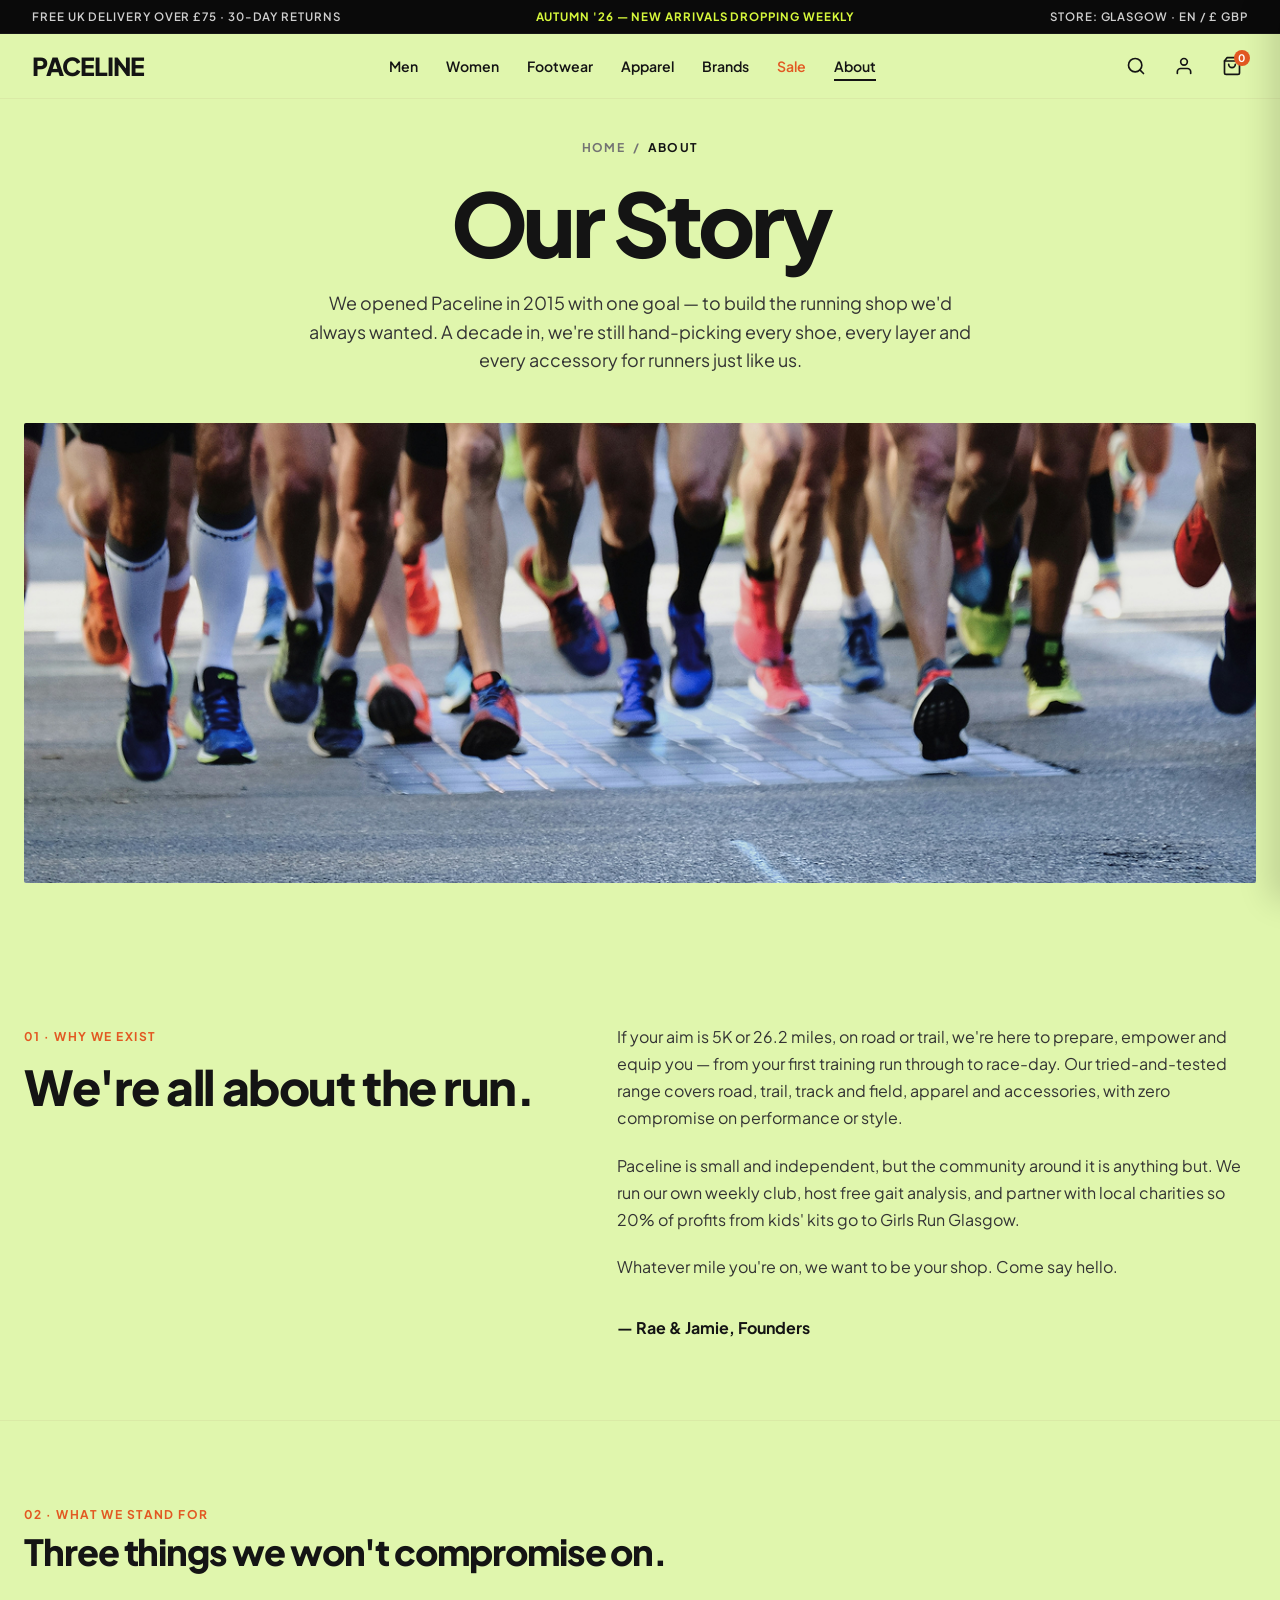
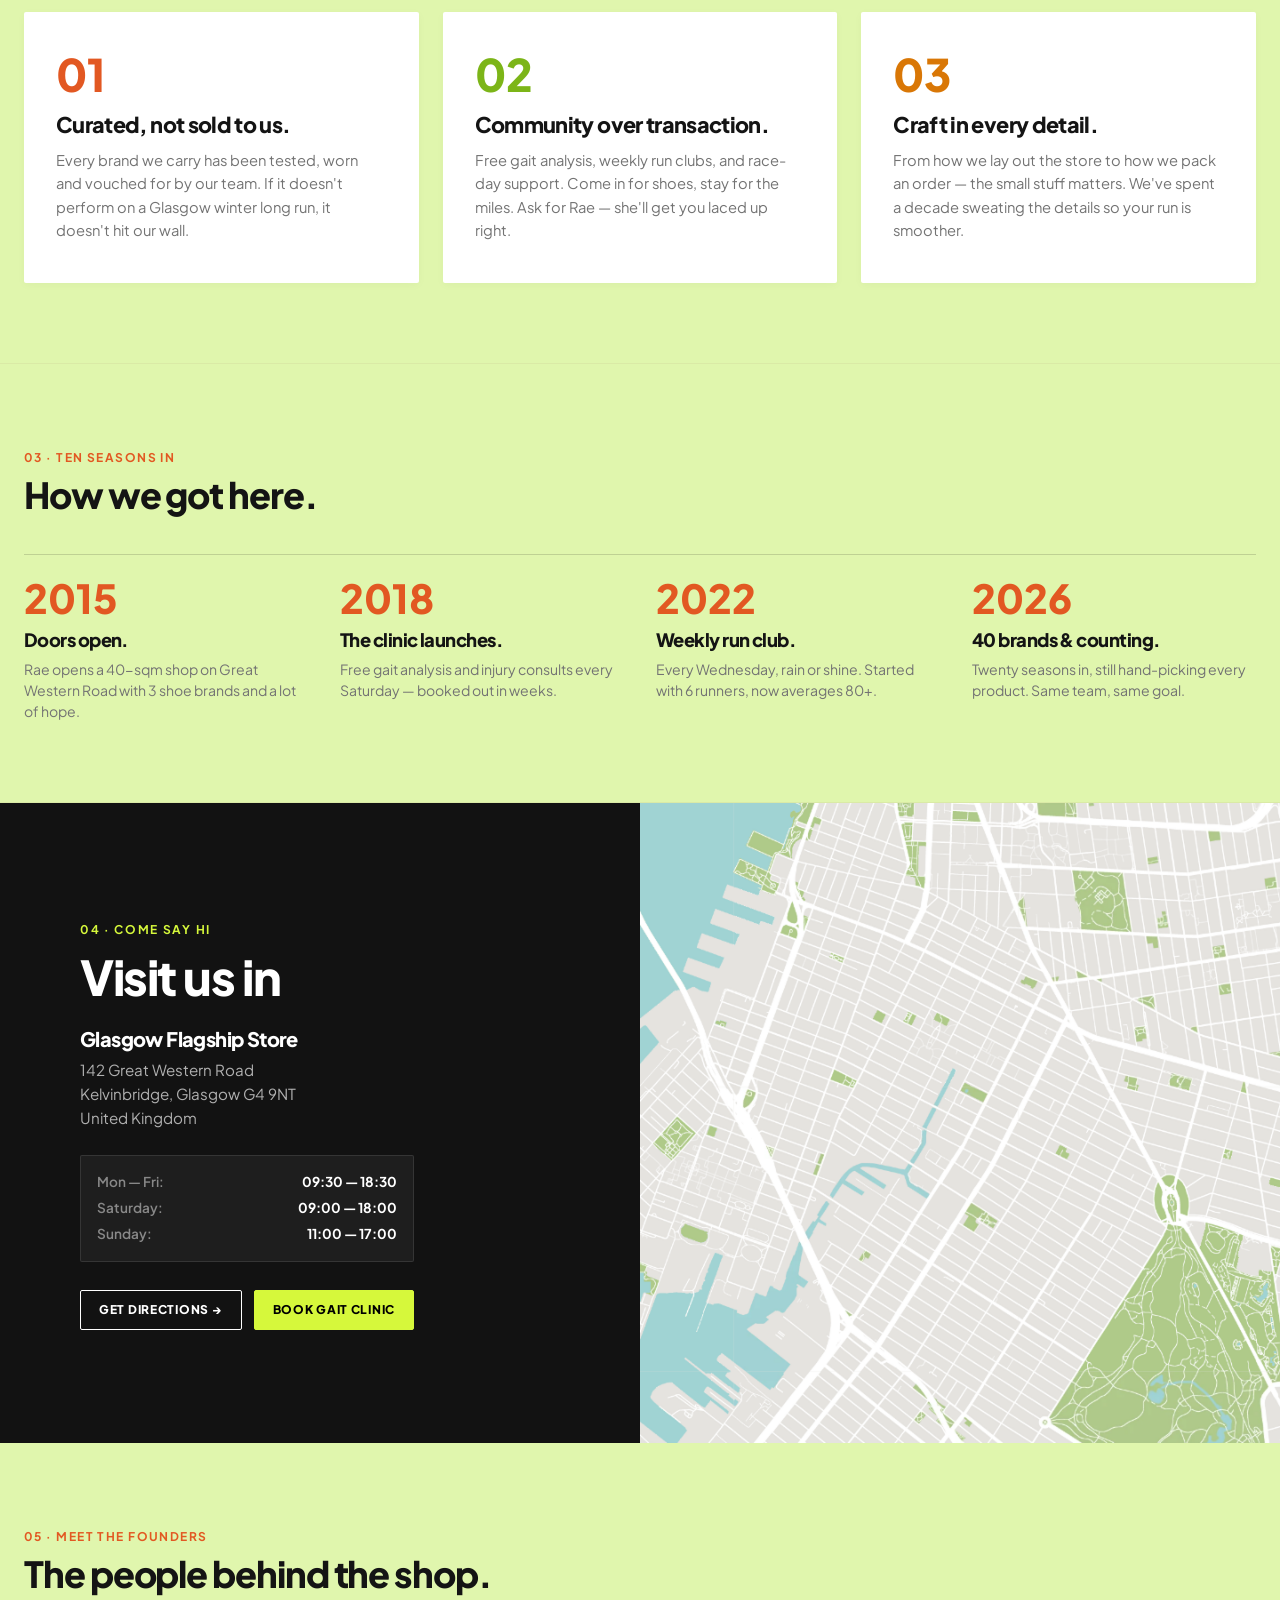
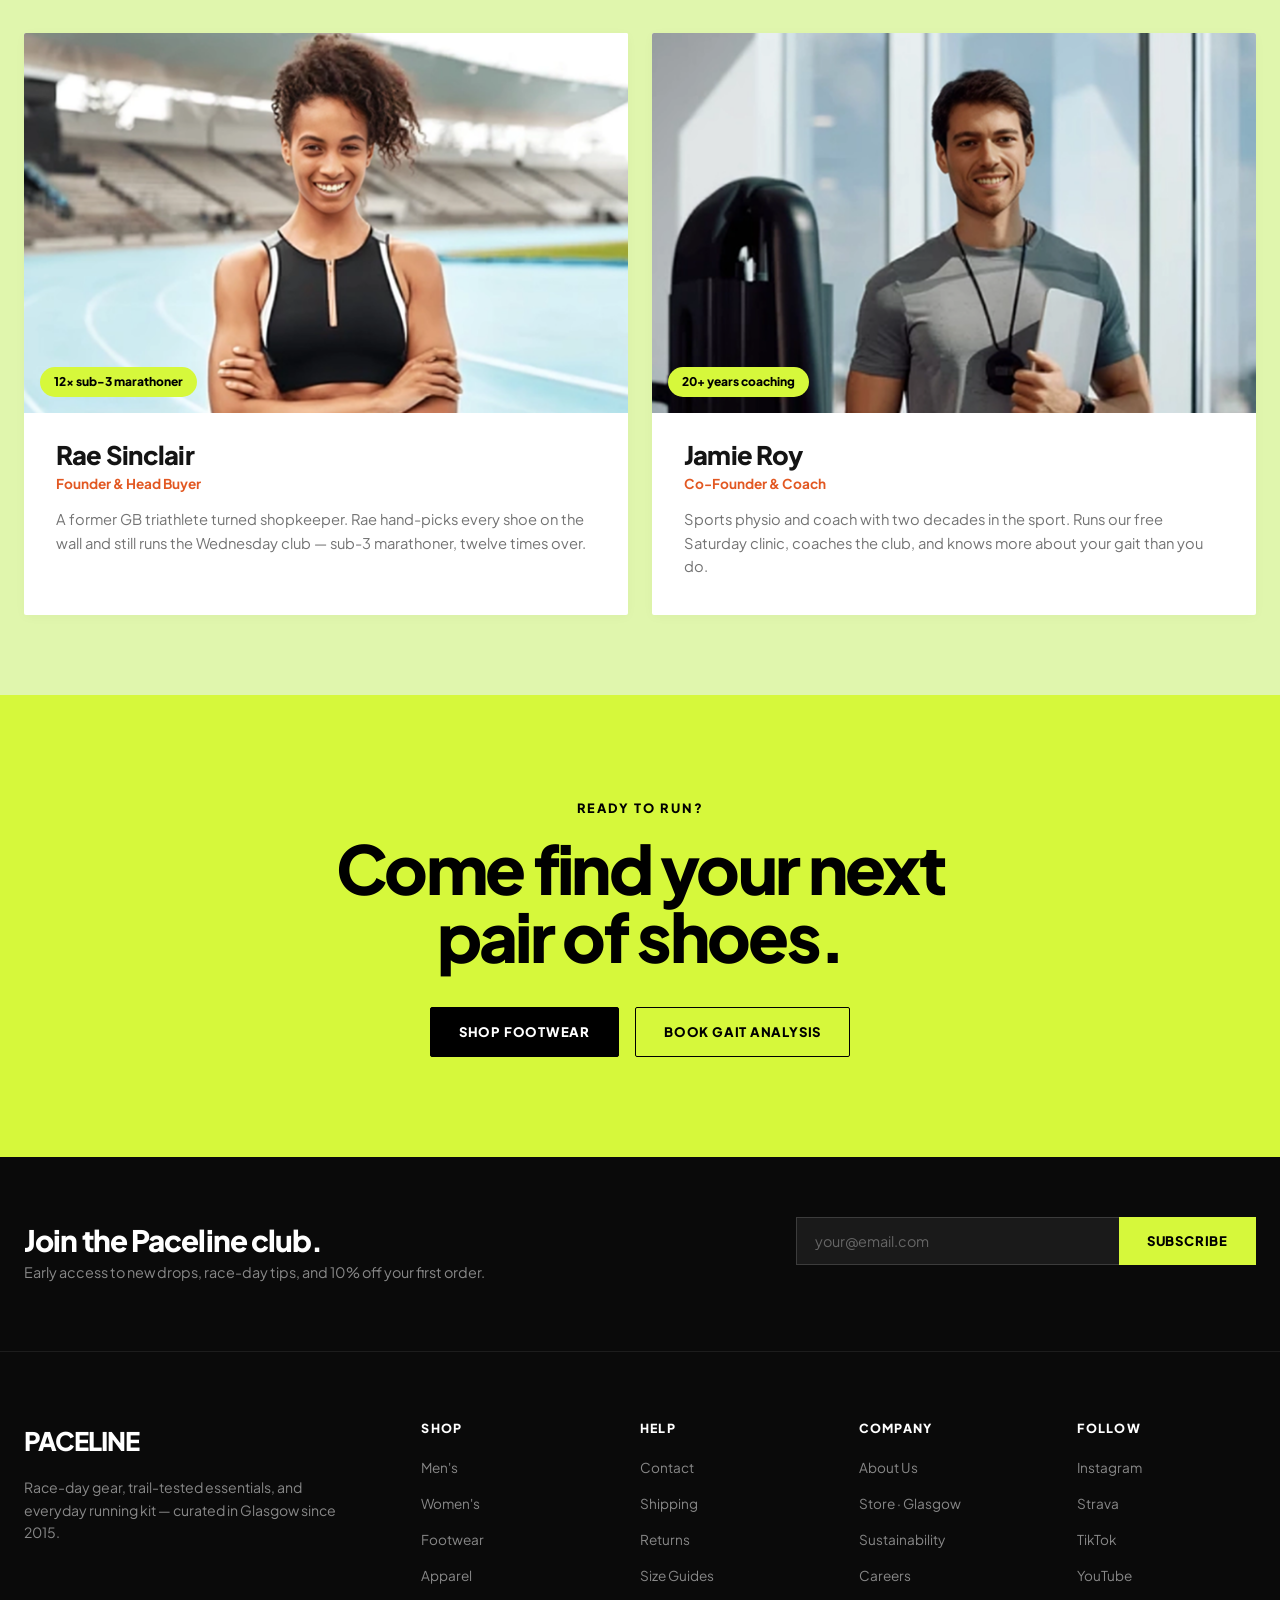
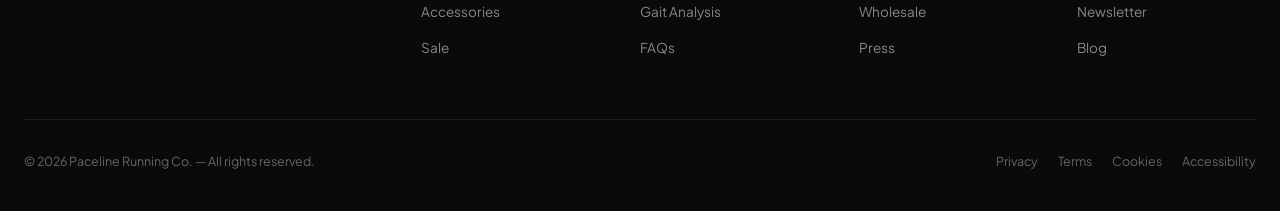
<file: about.html>
<!DOCTYPE html>
<html lang="en">
<head>
  <meta charset="UTF-8">
  <meta name="viewport" content="width=device-width, initial-scale=1.0">
  <meta name="description" content="PACELINE Our Story - Founded in 2015, we are an independent running specialty store and community hub in Glasgow.">
  <title>Our Story | PACELINE Running Co.</title>
  <!-- Google Fonts -->
  <link rel="preconnect" href="https://fonts.googleapis.com">
  <link rel="preconnect" href="https://fonts.gstatic.com" crossorigin>
  <link href="https://fonts.googleapis.com/css2?family=Plus+Jakarta+Sans:ital,wght@0,300;0,400;0,500;0,600;0,700;0,800;1,400;1,600&display=swap" rel="stylesheet">
  <!-- Stylesheet -->
  <link rel="stylesheet" href="styles.css">
  <!-- Favicon -->
  <link rel="icon" href="data:image/svg+xml,<svg xmlns=%22http://www.w3.org/2000/svg%22 viewBox=%220 0 100 100%22><text y=%22.9em%22 font-size=%2290%22 font-weight=%22900%22 fill=%22%23d6f83b%22>P</text></svg>">
</head>
<body class="about-page">

  <!-- Top Announcement Bar -->
  <div class="announcement-bar">
    <div class="announcement-content container-fluid">
      <span class="announcement-left">FREE UK DELIVERY OVER £75 · 30-DAY RETURNS</span>
      <span class="announcement-center">AUTUMN '26 — NEW ARRIVALS DROPPING WEEKLY</span>
      <span class="announcement-right">STORE: GLASGOW · EN / £ GBP</span>
    </div>
  </div>

  <!-- Header / Navigation -->
  <header class="site-header" id="siteHeader">
    <div class="header-inner container-fluid">
      <!-- Logo -->
      <a href="index.html" class="brand-logo" aria-label="PACELINE Home">PACELINE</a>

      <!-- Desktop Navigation Menu -->
      <nav class="main-nav" aria-label="Main Navigation">
        <ul class="nav-list">
          <li><a href="index.html#men" class="nav-link">Men</a></li>
          <li><a href="index.html#women" class="nav-link">Women</a></li>
          <li><a href="index.html#footwear" class="nav-link">Footwear</a></li>
          <li><a href="index.html#apparel" class="nav-link">Apparel</a></li>
          <li><a href="index.html#brands" class="nav-link">Brands</a></li>
          <li><a href="index.html#sale" class="nav-link highlight-sale">Sale</a></li>
          <li><a href="about.html" class="nav-link active">About</a></li>
        </ul>
      </nav>

      <!-- Action Icons -->
      <div class="header-actions">
        <!-- Search Trigger -->
        <button class="action-btn search-trigger" id="searchBtn" aria-label="Search site">
          <svg width="20" height="20" viewBox="0 0 24 24" fill="none" stroke="currentColor" stroke-width="2" stroke-linecap="round" stroke-linejoin="round">
            <circle cx="11" cy="11" r="8"></circle>
            <line x1="21" y1="21" x2="16.65" y2="16.65"></line>
          </svg>
        </button>

        <!-- User Profile -->
        <button class="action-btn profile-trigger" id="profileBtn" aria-label="User account">
          <svg width="20" height="20" viewBox="0 0 24 24" fill="none" stroke="currentColor" stroke-width="2" stroke-linecap="round" stroke-linejoin="round">
            <path d="M20 21v-2a4 4 0 0 0-4-4H8a4 4 0 0 0-4 4v2"></path>
            <circle cx="12" cy="7" r="4"></circle>
          </svg>
        </button>

        <!-- Shopping Cart Trigger -->
        <button class="action-btn cart-trigger" id="cartBtn" aria-label="Shopping Cart">
          <svg width="20" height="20" viewBox="0 0 24 24" fill="none" stroke="currentColor" stroke-width="2" stroke-linecap="round" stroke-linejoin="round">
            <path d="M6 2L3 6v14a2 2 0 0 0 2 2h14a2 2 0 0 0 2-2V6l-3-4z"></path>
            <line x1="3" y1="6" x2="21" y2="6"></line>
            <path d="M16 10a4 4 0 0 1-8 0"></path>
          </svg>
          <span class="cart-badge" id="cartBadge">0</span>
        </button>

        <!-- Mobile Menu Hamburger -->
        <button class="action-btn mobile-menu-toggle" id="mobileMenuBtn" aria-label="Toggle navigation menu" aria-expanded="false">
          <span class="hamburger-line"></span>
          <span class="hamburger-line"></span>
          <span class="hamburger-line"></span>
        </button>
      </div>
    </div>

    <!-- Mobile Navigation Drawer -->
    <div class="mobile-nav-drawer" id="mobileNav">
      <ul class="mobile-nav-list">
        <li><a href="index.html#men" class="mobile-nav-link">Men</a></li>
        <li><a href="index.html#women" class="mobile-nav-link">Women</a></li>
        <li><a href="index.html#footwear" class="mobile-nav-link">Footwear</a></li>
        <li><a href="index.html#apparel" class="mobile-nav-link">Apparel</a></li>
        <li><a href="index.html#brands" class="mobile-nav-link">Brands</a></li>
        <li><a href="index.html#sale" class="mobile-nav-link highlight-sale">Sale</a></li>
        <li><a href="about.html" class="mobile-nav-link active">About</a></li>
      </ul>
      <div class="mobile-nav-footer">
        <p>STORE: GLASGOW · EN / £ GBP</p>
        <p class="muted">Free UK delivery over £75</p>
      </div>
    </div>
  </header>

  <!-- About Page Content -->
  <main class="page-body about-main">

    <!-- About Hero Section -->
    <section class="about-hero-section">
      <div class="container">
        <!-- Breadcrumbs -->
        <nav class="breadcrumb-nav" aria-label="Breadcrumb">
          <span>HOME</span>
          <span class="breadcrumb-separator">/</span>
          <span class="breadcrumb-current">ABOUT</span>
        </nav>

        <!-- Main Title -->
        <h1 class="about-main-title">Our Story</h1>

        <!-- Subtitle Paragraph -->
        <p class="about-hero-lead">
          We opened Paceline in 2015 with one goal — to build the running shop we'd always wanted. A decade in, we're still hand-picking every shoe, every layer and every accessory for runners just like us.
        </p>

        <!-- Big Hero Banner Image -->
        <div class="about-hero-img-box">
          <img src="assets/About/main_story_section/image_joggers.png" alt="Runners lined up at starting line ready to race" class="about-hero-img" loading="eager">
        </div>
      </div>
    </section>

    <!-- 01 · WHY WE EXIST SECTION -->
    <section class="section section-why-we-exist" id="why-we-exist">
      <div class="container">
        <div class="why-exist-grid">
          <!-- Left Column -->
          <div class="why-left-col">
            <span class="section-tag-num">01 · WHY WE EXIST</span>
            <h2 class="why-title">We're all about the run.</h2>
          </div>

          <!-- Right Column -->
          <div class="why-right-col">
            <p class="why-paragraph">
              If your aim is 5K or 26.2 miles, on road or trail, we're here to prepare, empower and equip you — from your first training run through to race-day. Our tried-and-tested range covers road, trail, track and field, apparel and accessories, with zero compromise on performance or style.
            </p>
            <p class="why-paragraph">
              Paceline is small and independent, but the community around it is anything but. We run our own weekly club, host free gait analysis, and partner with local charities so 20% of profits from kids' kits go to Girls Run Glasgow.
            </p>
            <p class="why-paragraph">
              Whatever mile you're on, we want to be your shop. Come say hello.
            </p>
            <p class="why-signature">— Rae & Jamie, Founders</p>
          </div>
        </div>
      </div>
    </section>

    <!-- 02 · WHAT WE STAND FOR SECTION -->
    <section class="section section-values" id="values">
      <div class="container">
        <div class="section-title-wrap mb-40">
          <span class="section-tag-num">02 · WHAT WE STAND FOR</span>
          <h2 class="section-heading">Three things we won't compromise on.</h2>
        </div>

        <!-- 3 Value Cards -->
        <div class="values-grid">
          <!-- Card 1 -->
          <div class="value-card">
            <span class="value-num num-orange">01</span>
            <h3 class="value-card-title">Curated, not sold to us.</h3>
            <p class="value-card-text">
              Every brand we carry has been tested, worn and vouched for by our team. If it doesn't perform on a Glasgow winter long run, it doesn't hit our wall.
            </p>
          </div>

          <!-- Card 2 -->
          <div class="value-card">
            <span class="value-num num-lime">02</span>
            <h3 class="value-card-title">Community over transaction.</h3>
            <p class="value-card-text">
              Free gait analysis, weekly run clubs, and race-day support. Come in for shoes, stay for the miles. Ask for Rae — she'll get you laced up right.
            </p>
          </div>

          <!-- Card 3 -->
          <div class="value-card">
            <span class="value-num num-amber">03</span>
            <h3 class="value-card-title">Craft in every detail.</h3>
            <p class="value-card-text">
              From how we lay out the store to how we pack an order — the small stuff matters. We've spent a decade sweating the details so your run is smoother.
            </p>
          </div>
        </div>
      </div>
    </section>

    <!-- 03 · TEN SEASONS IN (Timeline Section) -->
    <section class="section section-timeline" id="timeline">
      <div class="container">
        <div class="section-title-wrap mb-40">
          <span class="section-tag-num">03 · TEN SEASONS IN</span>
          <h2 class="section-heading">How we got here.</h2>
        </div>

        <!-- Timeline 4-Column Row -->
        <div class="timeline-row">
          <!-- Step 1: 2015 -->
          <div class="timeline-item">
            <span class="timeline-year">2015</span>
            <h3 class="timeline-title">Doors open.</h3>
            <p class="timeline-text">
              Rae opens a 40-sqm shop on Great Western Road with 3 shoe brands and a lot of hope.
            </p>
          </div>

          <!-- Step 2: 2018 -->
          <div class="timeline-item">
            <span class="timeline-year">2018</span>
            <h3 class="timeline-title">The clinic launches.</h3>
            <p class="timeline-text">
              Free gait analysis and injury consults every Saturday — booked out in weeks.
            </p>
          </div>

          <!-- Step 3: 2022 -->
          <div class="timeline-item">
            <span class="timeline-year">2022</span>
            <h3 class="timeline-title">Weekly run club.</h3>
            <p class="timeline-text">
              Every Wednesday, rain or shine. Started with 6 runners, now averages 80+.
            </p>
          </div>

          <!-- Step 4: 2026 -->
          <div class="timeline-item">
            <span class="timeline-year">2026</span>
            <h3 class="timeline-title">40 brands & counting.</h3>
            <p class="timeline-text">
              Twenty seasons in, still hand-picking every product. Same team, same goal.
            </p>
          </div>
        </div>
      </div>
    </section>

    <!-- 04 · COME SAY HI (Store / Visit Us Split) -->
    <section class="section-visit-split" id="visit-us">
      <div class="visit-split-grid">
        <!-- Left Column: Dark Panel -->
        <div class="visit-left-col">
          <div class="visit-content-inner">
            <span class="visit-tag">04 · COME SAY HI</span>
            <h2 class="visit-title">Visit us in</h2>
            
            <div class="store-details-block">
              <h3 class="store-location-name">Glasgow Flagship Store</h3>
              <p class="store-address">
                142 Great Western Road<br>
                Kelvinbridge, Glasgow G4 9NT<br>
                United Kingdom
              </p>

              <div class="store-hours-grid">
                <div>
                  <span class="hours-day">Mon — Fri:</span>
                  <span class="hours-time">09:30 — 18:30</span>
                </div>
                <div>
                  <span class="hours-day">Saturday:</span>
                  <span class="hours-time">09:00 — 18:00</span>
                </div>
                <div>
                  <span class="hours-day">Sunday:</span>
                  <span class="hours-time">11:00 — 17:00</span>
                </div>
              </div>

              <div class="visit-buttons-row">
                <a href="https://maps.google.com/?q=Great+Western+Road+Glasgow" target="_blank" rel="noopener" class="btn btn-outline-white btn-sm">
                  GET DIRECTIONS →
                </a>
                <button class="btn btn-primary btn-sm" id="bookClinicBtn">
                  BOOK GAIT CLINIC
                </button>
              </div>
            </div>
          </div>
        </div>

        <!-- Right Column: Map Image -->
        <div class="visit-right-col">
          <img src="assets/About/visit_us_section/map.png" alt="Map of Glasgow with Paceline store pin location" class="visit-map-img" loading="lazy">
        </div>
      </div>
    </section>

    <!-- 05 · MEET THE FOUNDERS SECTION -->
    <section class="section section-founders" id="founders">
      <div class="container">
        <div class="section-title-wrap mb-40">
          <span class="section-tag-num">05 · MEET THE FOUNDERS</span>
          <h2 class="section-heading">The people behind the shop.</h2>
        </div>

        <!-- 2-Column Founder Cards -->
        <div class="founders-grid">
          <!-- Founder 1: Rae Sinclair -->
          <article class="founder-card">
            <div class="founder-img-box">
              <img src="assets/About/founders_section/image1.png" alt="Rae Sinclair - Founder & Head Buyer" class="founder-img" loading="lazy">
              <span class="founder-badge">12x sub-3 marathoner</span>
            </div>
            <div class="founder-info">
              <h3 class="founder-name">Rae Sinclair</h3>
              <p class="founder-role">Founder & Head Buyer</p>
              <p class="founder-bio">
                A former GB triathlete turned shopkeeper. Rae hand-picks every shoe on the wall and still runs the Wednesday club — sub-3 marathoner, twelve times over.
              </p>
            </div>
          </article>

          <!-- Founder 2: Jamie Roy -->
          <article class="founder-card">
            <div class="founder-img-box">
              <img src="assets/About/founders_section/image2.png" alt="Jamie Roy - Co-Founder & Coach" class="founder-img" loading="lazy">
              <span class="founder-badge">20+ years coaching</span>
            </div>
            <div class="founder-info">
              <h3 class="founder-name">Jamie Roy</h3>
              <p class="founder-role">Co-Founder & Coach</p>
              <p class="founder-bio">
                Sports physio and coach with two decades in the sport. Runs our free Saturday clinic, coaches the club, and knows more about your gait than you do.
              </p>
            </div>
          </article>
        </div>
      </div>
    </section>

    <!-- BIG LIME CTA BANNER (READY TO RUN?) -->
    <section class="section-lime-cta">
      <div class="container text-center">
        <span class="lime-cta-tag">READY TO RUN?</span>
        <h2 class="lime-cta-title">Come find your next<br>pair of shoes.</h2>
        <div class="lime-cta-buttons">
          <a href="index.html#new-arrivals" class="btn btn-dark">SHOP FOOTWEAR</a>
          <button class="btn btn-outline-dark" id="gaitAnalysisModalTrigger">BOOK GAIT ANALYSIS</button>
        </div>
      </div>
    </section>

    <!-- NEWSLETTER SUBSCRIPTION BAR -->
    <section class="newsletter-section" id="newsletter">
      <div class="container">
        <div class="newsletter-inner">
          <div class="newsletter-text-wrap">
            <h2 class="newsletter-title">Join the Paceline club.</h2>
            <p class="newsletter-sub">Early access to new drops, race-day tips, and 10% off your first order.</p>
          </div>
          <form class="newsletter-form" id="newsletterForm" onsubmit="return false;">
            <div class="newsletter-input-group">
              <input type="email" class="newsletter-input" id="newsletterEmail" placeholder="your@email.com" required aria-label="Email address for newsletter">
              <button type="submit" class="btn btn-subscribe" id="subscribeBtn">SUBSCRIBE</button>
            </div>
            <div class="form-feedback" id="newsletterFeedback"></div>
          </form>
        </div>
      </div>
    </section>

  </main>

  <!-- FOOTER -->
  <footer class="site-footer">
    <div class="container">
      <div class="footer-grid">
        <!-- Col 1: Brand info -->
        <div class="footer-col footer-col-brand">
          <a href="index.html" class="footer-logo">PACELINE</a>
          <p class="footer-brand-desc">
            Race-day gear, trail-tested essentials, and everyday running kit — curated in Glasgow since 2015.
          </p>
        </div>

        <!-- Col 2: SHOP -->
        <div class="footer-col">
          <h4 class="footer-col-title">SHOP</h4>
          <ul class="footer-links">
            <li><a href="index.html#men">Men's</a></li>
            <li><a href="index.html#women">Women's</a></li>
            <li><a href="index.html#footwear">Footwear</a></li>
            <li><a href="index.html#apparel">Apparel</a></li>
            <li><a href="index.html#accessories">Accessories</a></li>
            <li><a href="index.html#sale">Sale</a></li>
          </ul>
        </div>

        <!-- Col 3: HELP -->
        <div class="footer-col">
          <h4 class="footer-col-title">HELP</h4>
          <ul class="footer-links">
            <li><a href="#contact">Contact</a></li>
            <li><a href="#shipping">Shipping</a></li>
            <li><a href="#returns">Returns</a></li>
            <li><a href="#size-guides">Size Guides</a></li>
            <li><a href="#gait-analysis">Gait Analysis</a></li>
            <li><a href="#faqs">FAQs</a></li>
          </ul>
        </div>

        <!-- Col 4: COMPANY -->
        <div class="footer-col">
          <h4 class="footer-col-title">COMPANY</h4>
          <ul class="footer-links">
            <li><a href="about.html">About Us</a></li>
            <li><a href="about.html#visit-us">Store · Glasgow</a></li>
            <li><a href="#sustainability">Sustainability</a></li>
            <li><a href="#careers">Careers</a></li>
            <li><a href="#wholesale">Wholesale</a></li>
            <li><a href="#press">Press</a></li>
          </ul>
        </div>

        <!-- Col 5: FOLLOW -->
        <div class="footer-col">
          <h4 class="footer-col-title">FOLLOW</h4>
          <ul class="footer-links">
            <li><a href="https://instagram.com" target="_blank" rel="noopener">Instagram</a></li>
            <li><a href="https://strava.com" target="_blank" rel="noopener">Strava</a></li>
            <li><a href="https://tiktok.com" target="_blank" rel="noopener">TikTok</a></li>
            <li><a href="https://youtube.com" target="_blank" rel="noopener">YouTube</a></li>
            <li><a href="#newsletter">Newsletter</a></li>
            <li><a href="#blog">Blog</a></li>
          </ul>
        </div>
      </div>

      <!-- Bottom Sub-Footer -->
      <div class="footer-bottom-bar">
        <p class="copyright-text">© 2026 Paceline Running Co. — All rights reserved.</p>
        <ul class="legal-links">
          <li><a href="#privacy">Privacy</a></li>
          <li><a href="#terms">Terms</a></li>
          <li><a href="#cookies">Cookies</a></li>
          <li><a href="#accessibility">Accessibility</a></li>
        </ul>
      </div>
    </div>
  </footer>

  <!-- Slide-in Shopping Cart Drawer -->
  <div class="cart-drawer-overlay" id="cartOverlay"></div>
  <aside class="cart-drawer" id="cartDrawer" aria-label="Shopping Cart Drawer" aria-hidden="true">
    <div class="cart-drawer-header">
      <h3 class="cart-drawer-title">Your Cart (<span id="cartItemCount">0</span>)</h3>
      <button class="cart-drawer-close" id="closeCartBtn" aria-label="Close cart">&times;</button>
    </div>
    <div class="cart-drawer-body" id="cartDrawerBody">
      <div class="empty-cart-state" id="emptyCart">
        <p>Your bag is currently empty.</p>
        <a href="index.html#new-arrivals" class="btn btn-primary btn-sm" id="shopNowCartBtn">Explore New In</a>
      </div>
      <div class="cart-items-list" id="cartItemsList"></div>
    </div>
    <div class="cart-drawer-footer" id="cartFooter">
      <div class="cart-subtotal-row">
        <span>Subtotal</span>
        <span class="subtotal-amount" id="cartSubtotal">£0.00</span>
      </div>
      <p class="shipping-note">Free standard shipping on orders over £75</p>
      <button class="btn btn-primary btn-block checkout-btn" id="checkoutBtn">CHECKOUT</button>
    </div>
  </aside>

  <!-- Interactive Search Modal -->
  <div class="search-modal" id="searchModal" aria-hidden="true">
    <div class="search-modal-backdrop" id="searchModalBackdrop"></div>
    <div class="search-modal-dialog">
      <div class="search-input-wrap">
        <svg width="22" height="22" viewBox="0 0 24 24" fill="none" stroke="currentColor" stroke-width="2">
          <circle cx="11" cy="11" r="8"></circle>
          <line x1="21" y1="21" x2="16.65" y2="16.65"></line>
        </svg>
        <input type="text" id="searchInput" placeholder="Search shoes, apparel, accessories..." autofocus>
        <button class="search-close-btn" id="closeSearchBtn">&times;</button>
      </div>
      <div class="search-results-box" id="searchResults">
        <p class="search-hint">Popular: Cloudmonster, Vaporfly, Tecton X, Gait Analysis</p>
      </div>
    </div>
  </div>

  <!-- Gait Clinic Booking Modal -->
  <div class="search-modal" id="bookingModal" aria-hidden="true">
    <div class="search-modal-backdrop" id="bookingModalBackdrop"></div>
    <div class="modal-dialog-custom">
      <div class="modal-header-custom">
        <h3>Book Free Gait Analysis</h3>
        <button class="modal-close-btn" id="closeBookingBtn">&times;</button>
      </div>
      <form class="modal-form-custom" id="bookingForm" onsubmit="return false;">
        <p class="modal-desc">Join Coach Jamie for a 30-minute high-speed treadmill video gait assessment at our Glasgow store.</p>
        <div class="form-group-custom">
          <label for="bookName">Full Name</label>
          <input type="text" id="bookName" class="custom-input" placeholder="e.g. Alex Campbell" required>
        </div>
        <div class="form-group-custom">
          <label for="bookEmail">Email Address</label>
          <input type="email" id="bookEmail" class="custom-input" placeholder="alex@example.com" required>
        </div>
        <div class="form-row-custom">
          <div class="form-group-custom">
            <label for="bookDate">Preferred Saturday</label>
            <input type="date" id="bookDate" class="custom-input" required>
          </div>
          <div class="form-group-custom">
            <label for="bookTime">Time Slot</label>
            <select id="bookTime" class="custom-input" required>
              <option value="">Select Time</option>
              <option value="10:00 AM">10:00 AM</option>
              <option value="11:30 AM">11:30 AM</option>
              <option value="02:00 PM">02:00 PM</option>
              <option value="03:30 PM">03:30 PM</option>
            </select>
          </div>
        </div>
        <button type="submit" class="btn btn-primary btn-block mt-20" id="confirmBookingBtn">CONFIRM APPOINTMENT</button>
      </form>
    </div>
  </div>

  <!-- Toast Notification Container -->
  <div class="toast-container" id="toastContainer"></div>

  <!-- JavaScript -->
  <script src="script.js"></script>
</body>
</html>
</file>
<file: styles.css>
/* ==========================================================================
   PACELINE RUNNING CO. - MASTER STYLESHEET
   Pure HTML & CSS Implementation matching DCS Frontend Task Specification
   ========================================================================== */

/* --- CSS Variables & Design Tokens --- */
:root {
  --bg-cream: #e0f6ad;
  --bg-cream-card: #f9f7f2;
  --bg-white: #ffffff;
  --bg-dark: #121212;
  --bg-darker: #0a0a0a;
  --bg-card-dark: #1a1a1a;
  
  --text-dark: #141414;
  --text-body: #333333;
  --text-muted: #737373;
  --text-light: #f5f5f5;
  --text-dimmed: #9e9e9e;

  --accent-lime: #d6f83b;
  --accent-lime-hover: #c4e62a;
  --accent-orange: #e25822;
  --accent-green-val: #7cb518;
  --accent-amber-val: #d97706;
  
  --border-light: rgba(146, 89, 89, 0.08);
  --border-dark: rgba(255, 255, 255, 0.12);
  --border-card: #e8e3d9;

  --font-main: 'Plus Jakarta Sans', -apple-system, BlinkMacSystemFont, 'Segoe UI', Roboto, Helvetica, Arial, sans-serif;
  --container-max: 1340px;
  --radius-sm: 2px;
  --radius-md: 4px;
  --radius-full: 9999px;
  --transition-fast: 0.2s cubic-bezier(0.16, 1, 0.3, 1);
  --transition-base: 0.3s cubic-bezier(0.16, 1, 0.3, 1);
}

/* --- Global Reset & Box Sizing --- */
*, *::before, *::after {
  box-sizing: border-box;
  margin: 0;
  padding: 0;
}

html {
  font-size: 16px;
  scroll-behavior: smooth;
  -webkit-text-size-adjust: 100%;
}

body {
  font-family: var(--font-main);
  background-color: var(--bg-cream);
  color: var(--text-dark);
  line-height: 1.5;
  -webkit-font-smoothing: antialiased;
  -moz-osx-font-smoothing: grayscale;
  overflow-x: hidden;
}

img {
  max-width: 100%;
  height: auto;
  display: block;
}

a {
  color: inherit;
  text-decoration: none;
  transition: color var(--transition-fast), opacity var(--transition-fast);
}

button {
  font-family: inherit;
  cursor: pointer;
  border: none;
  background: none;
  outline: none;
}

ul, ol {
  list-style: none;
}

/* --- Container Utilities --- */
.container {
  width: 100%;
  max-width: var(--container-max);
  margin-left: auto;
  margin-right: auto;
  padding-left: 24px;
  padding-right: 24px;
}

.container-fluid {
  width: 100%;
  padding-left: 32px;
  padding-right: 32px;
}

.text-center {
  text-align: center;
}

.mb-40 {
  margin-bottom: 40px;
}

.mt-20 {
  margin-top: 20px;
}

/* --- Typography --- */
h1, h2, h3, h4, h5, h6 {
  font-weight: 800;
  color: var(--text-dark);
  letter-spacing: -0.03em;
  line-height: 1.1;
}

.section-tag-num {
  display: inline-block;
  font-size: 0.75rem;
  font-weight: 700;
  letter-spacing: 0.12em;
  text-transform: uppercase;
  color: var(--accent-orange);
  margin-bottom: 8px;
}

.section-heading {
  font-size: 2.25rem;
  font-weight: 800;
  letter-spacing: -0.03em;
}

/* ==========================================================================
   TOP ANNOUNCEMENT BAR
   ========================================================================== */
.announcement-bar {
  background-color: var(--bg-darker);
  color: #cfcfcf;
  font-size: 0.72rem;
  font-weight: 600;
  letter-spacing: 0.08em;
  text-transform: uppercase;
  padding: 8px 0;
  border-bottom: 1px solid rgba(255, 255, 255, 0.06);
}

.announcement-content {
  display: flex;
  justify-content: space-between;
  align-items: center;
}

.announcement-center {
  color: var(--accent-lime);
  font-weight: 700;
}

/* ==========================================================================
   SITE HEADER & NAVIGATION
   ========================================================================== */
.site-header {
  position: sticky;
  top: 0;
  z-index: 100;
  background-color: var(--bg-cream);
  border-bottom: 1px solid var(--border-light);
  transition: transform 0.3s ease, background-color 0.3s ease;
}

.header-inner {
  display: flex;
  align-items: center;
  justify-content: space-between;
  height: 64px;
}

/* Logo */
.brand-logo {
  font-size: 1.55rem;
  font-weight: 900;
  letter-spacing: -0.04em;
  color: var(--text-dark);
  text-transform: uppercase;
}

/* Desktop Nav List */
.main-nav {
  display: flex;
  align-items: center;
}

.nav-list {
  display: flex;
  align-items: center;
  gap: 28px;
}

.nav-link {
  font-size: 0.88rem;
  font-weight: 600;
  color: var(--text-dark);
  position: relative;
  padding: 6px 0;
  transition: color var(--transition-fast);
}

.nav-link::after {
  content: '';
  position: absolute;
  bottom: 0;
  left: 0;
  width: 0%;
  height: 2px;
  background-color: var(--text-dark);
  transition: width var(--transition-fast);
}

.nav-link:hover::after,
.nav-link.active::after {
  width: 100%;
}

.nav-link.highlight-sale {
  color: var(--accent-orange);
}

.nav-link.highlight-sale::after {
  background-color: var(--accent-orange);
}

/* Header Actions */
.header-actions {
  display: flex;
  align-items: center;
  gap: 16px;
}

.action-btn {
  display: inline-flex;
  align-items: center;
  justify-content: center;
  color: var(--text-dark);
  padding: 6px;
  border-radius: var(--radius-sm);
  transition: transform var(--transition-fast), color var(--transition-fast);
  position: relative;
}

.action-btn:hover {
  transform: translateY(-1px);
  color: #000000;
}

.cart-trigger {
  position: relative;
}

.cart-badge {
  position: absolute;
  top: 0px;
  right: -2px;
  background-color: var(--accent-orange);
  color: #ffffff;
  font-size: 0.65rem;
  font-weight: 700;
  width: 16px;
  height: 16px;
  border-radius: 50%;
  display: flex;
  align-items: center;
  justify-content: center;
  line-height: 1;
}

/* Mobile Hamburger Toggle */
.mobile-menu-toggle {
  display: none;
  flex-direction: column;
  gap: 5px;
  width: 24px;
  height: 24px;
}

.hamburger-line {
  display: block;
  width: 100%;
  height: 2px;
  background-color: var(--text-dark);
  transition: transform 0.3s ease, opacity 0.3s ease;
}

.mobile-menu-toggle.active .hamburger-line:nth-child(1) {
  transform: translateY(7px) rotate(45deg);
}
.mobile-menu-toggle.active .hamburger-line:nth-child(2) {
  opacity: 0;
}
.mobile-menu-toggle.active .hamburger-line:nth-child(3) {
  transform: translateY(-7px) rotate(-45deg);
}

/* Mobile Nav Drawer */
.mobile-nav-drawer {
  display: none;
  position: absolute;
  top: 64px;
  left: 0;
  width: 100%;
  background-color: var(--bg-cream);
  border-bottom: 1px solid var(--border-light);
  padding: 24px 32px;
  box-shadow: 0 10px 30px rgba(0, 0, 0, 0.1);
}

.mobile-nav-drawer.open {
  display: block;
}

.mobile-nav-list {
  display: flex;
  flex-direction: column;
  gap: 16px;
}

.mobile-nav-link {
  font-size: 1.15rem;
  font-weight: 700;
  color: var(--text-dark);
}

.mobile-nav-footer {
  margin-top: 24px;
  padding-top: 16px;
  border-top: 1px solid var(--border-light);
  font-size: 0.8rem;
  font-weight: 600;
}

.mobile-nav-footer .muted {
  color: var(--text-muted);
  margin-top: 4px;
}

/* ==========================================================================
   BUTTONS & UI COMPONENTS
   ========================================================================== */
.btn {
  display: inline-flex;
  align-items: center;
  justify-content: center;
  gap: 8px;
  font-size: 0.82rem;
  font-weight: 800;
  letter-spacing: 0.06em;
  text-transform: uppercase;
  padding: 14px 28px;
  border-radius: var(--radius-sm);
  transition: all var(--transition-base);
  cursor: pointer;
}

.btn-sm {
  padding: 10px 18px;
  font-size: 0.75rem;
}

.btn-block {
  width: 100%;
}

.btn-primary {
  background-color: var(--accent-lime);
  color: #000000;
  border: 1px solid var(--accent-lime);
}

.btn-primary:hover {
  background-color: var(--accent-lime-hover);
  border-color: var(--accent-lime-hover);
  transform: translateY(-2px);
  box-shadow: 0 6px 16px rgba(214, 248, 59, 0.35);
}

.btn-outline-light {
  background-color: transparent;
  color: #ffffff;
  border: 1.5px solid rgba(255, 255, 255, 0.75);
}

.btn-outline-light:hover {
  background-color: #ffffff;
  color: #000000;
  border-color: #ffffff;
  transform: translateY(-2px);
}

.btn-outline-white {
  background-color: transparent;
  color: #ffffff;
  border: 1.5px solid #ffffff;
}

.btn-outline-white:hover {
  background-color: #ffffff;
  color: #000000;
}

.btn-dark {
  background-color: #000000;
  color: #ffffff;
  border: 1.5px solid #000000;
}

.btn-dark:hover {
  background-color: #222222;
  border-color: #222222;
  transform: translateY(-2px);
}

.btn-outline-dark {
  background-color: transparent;
  color: #000000;
  border: 1.5px solid #000000;
}

.btn-outline-dark:hover {
  background-color: #000000;
  color: #ffffff;
  transform: translateY(-2px);
}

.btn-subscribe {
  background-color: var(--accent-lime);
  color: #000000;
  font-weight: 800;
  border-radius: 0;
  padding: 14px 28px;
}

.btn-subscribe:hover {
  background-color: var(--accent-lime-hover);
}

/* ==========================================================================
   HERO SECTION (HOME)
   ========================================================================== */
.hero-section {
  position: relative;
  min-height: 82vh;
  display: flex;
  align-items: center;
  background-color: #2b3336;
  overflow: hidden;
}

.hero-background-wrapper {
  position: absolute;
  top: 0;
  left: 0;
  width: 100%;
  height: 100%;
  z-index: 1;
}

.hero-bg-img {
  width: 100%;
  height: 100%;
  object-fit: cover;
  object-position: center right;
}

.hero-overlay-gradient {
  position: absolute;
  top: 0;
  left: 0;
  width: 100%;
  height: 100%;
  background: linear-gradient(90deg, rgba(0, 0, 0, 0.45) 0%, rgba(0, 0, 0, 0.2) 45%, rgba(0, 0, 0, 0) 100%);
}

.hero-container {
  position: relative;
  z-index: 2;
  padding-top: 60px;
  padding-bottom: 60px;
}

.hero-content {
  max-width: 580px;
}

.hero-subtitle-tag {
  display: inline-block;
  font-size: 0.8rem;
  font-weight: 700;
  letter-spacing: 0.14em;
  color: var(--accent-lime);
  margin-bottom: 16px;
  text-transform: uppercase;
}

.hero-title {
  font-size: 4.6rem;
  font-weight: 800;
  color: #ffffff;
  line-height: 0.96;
  letter-spacing: -0.04em;
  margin-bottom: 20px;
}

.hero-description {
  font-size: 1.05rem;
  color: rgba(255, 255, 255, 0.85);
  line-height: 1.5;
  margin-bottom: 32px;
  max-width: 480px;
}

.hero-cta-group {
  display: flex;
  flex-wrap: wrap;
  gap: 16px;
  align-items: center;
}

.hero-indicators {
  position: absolute;
  bottom: 24px;
  right: 24px;
  display: flex;
  gap: 8px;
  z-index: 2;
}

.indicator {
  width: 28px;
  height: 3px;
  background-color: rgba(255, 255, 255, 0.35);
  border-radius: 2px;
  transition: background-color var(--transition-fast);
}

.indicator.active {
  background-color: #ffffff;
}

/* ==========================================================================
   SECTIONS & SHARED HEADERS
   ========================================================================== */
.section {
  padding: 80px 0;
}

.section-header-flex {
  display: flex;
  align-items: flex-end;
  justify-content: space-between;
  margin-bottom: 36px;
  gap: 20px;
}

.section-top-link {
  display: inline-flex;
  align-items: center;
  gap: 6px;
  font-size: 0.8rem;
  font-weight: 700;
  letter-spacing: 0.08em;
  text-transform: uppercase;
  color: var(--text-dark);
  padding-bottom: 4px;
}

.section-top-link:hover {
  color: var(--accent-orange);
}

/* ==========================================================================
   01 · SHOP BY CATEGORY
   ========================================================================== */
.category-grid {
  display: grid;
  grid-template-columns: repeat(4, 1fr);
  gap: 16px;
}

.category-card {
  position: relative;
  height: 380px;
  overflow: hidden;
  border-radius: var(--radius-sm);
  cursor: pointer;
  background-color: #222222;
}

.category-image-wrap {
  position: absolute;
  top: 0;
  left: 0;
  width: 100%;
  height: 100%;
}

.category-img {
  width: 100%;
  height: 100%;
  object-fit: cover;
  transition: transform 0.6s cubic-bezier(0.16, 1, 0.3, 1);
}

.category-card:hover .category-img {
  transform: scale(1.06);
}

.category-card-overlay {
  position: absolute;
  top: 0;
  left: 0;
  width: 100%;
  height: 100%;
  background: linear-gradient(180deg, rgba(0, 0, 0, 0) 35%, rgba(0, 0, 0, 0.8) 95%);
}

.category-card-content {
  position: absolute;
  bottom: 0;
  left: 0;
  width: 100%;
  padding: 24px;
  z-index: 2;
  color: #ffffff;
}

.category-card-title {
  font-size: 1.45rem;
  font-weight: 800;
  color: #ffffff;
  margin-bottom: 4px;
}

.category-card-sub {
  font-size: 0.82rem;
  color: rgba(255, 255, 255, 0.75);
  margin-bottom: 12px;
}

.category-card-link {
  display: inline-flex;
  align-items: center;
  gap: 6px;
  font-size: 0.78rem;
  font-weight: 800;
  letter-spacing: 0.08em;
  text-transform: uppercase;
  color: var(--accent-lime);
  transition: gap 0.2s ease;
}

.category-card:hover .category-card-link {
  gap: 10px;
}

/* ==========================================================================
   02 · JUST LANDED / PRODUCTS
   ========================================================================== */
.arrivals-header-wrap {
  align-items: center;
}

.filter-pill-group {
  display: flex;
  gap: 8px;
  flex-wrap: wrap;
}

.filter-pill {
  font-size: 0.8rem;
  font-weight: 700;
  padding: 8px 18px;
  border-radius: var(--radius-full);
  background-color: transparent;
  color: var(--text-dark);
  border: 1px solid rgba(0, 0, 0, 0.15);
  transition: all var(--transition-fast);
}

.filter-pill:hover {
  background-color: rgba(0, 0, 0, 0.05);
}

.filter-pill.active {
  background-color: var(--text-dark);
  color: #ffffff;
  border-color: var(--text-dark);
}

.products-grid {
  display: grid;
  grid-template-columns: repeat(4, 1fr);
  gap: 20px;
}

.product-card {
  position: relative;
  display: flex;
  flex-direction: column;
  transition: transform var(--transition-fast);
}

.product-img-box {
  position: relative;
  background-color: #ece8df;
  aspect-ratio: 1 / 1;
  overflow: hidden;
  border-radius: var(--radius-sm);
  display: flex;
  align-items: center;
  justify-content: center;
}

.product-img {
  width: 100%;
  height: 100%;
  object-fit: cover;
  transition: transform 0.5s ease;
}

.product-card:hover .product-img {
  transform: scale(1.05);
}

.product-badge {
  position: absolute;
  top: 12px;
  left: 12px;
  font-size: 0.65rem;
  font-weight: 800;
  letter-spacing: 0.08em;
  padding: 4px 8px;
  border-radius: var(--radius-sm);
  z-index: 2;
  text-transform: uppercase;
}

.badge-dark {
  background-color: #000000;
  color: #ffffff;
}

.badge-sale {
  background-color: var(--accent-orange);
  color: #ffffff;
}

.product-wishlist-btn {
  position: absolute;
  top: 10px;
  right: 10px;
  width: 32px;
  height: 32px;
  border-radius: 50%;
  background-color: transparent;
  display: flex;
  align-items: center;
  justify-content: center;
  color: var(--text-dark);
  z-index: 2;
  transition: color var(--transition-fast), transform var(--transition-fast);
}

.product-wishlist-btn:hover {
  transform: scale(1.15);
}

.product-wishlist-btn.saved {
  color: #e25822;
}

.product-wishlist-btn.saved svg {
  fill: #e25822;
  stroke: #e25822;
}

.quick-add-btn {
  position: absolute;
  bottom: 0;
  left: 0;
  width: 100%;
  background-color: rgba(20, 20, 20, 0.9);
  color: #ffffff;
  font-size: 0.78rem;
  font-weight: 700;
  padding: 12px;
  text-align: center;
  text-transform: uppercase;
  letter-spacing: 0.06em;
  transform: translateY(100%);
  transition: transform 0.25s ease;
  z-index: 3;
}

.product-card:hover .quick-add-btn {
  transform: translateY(0);
}

.quick-add-btn:hover {
  background-color: var(--accent-lime);
  color: #000000;
}

.product-info {
  margin-top: 14px;
}

.product-brand {
  font-size: 0.78rem;
  font-weight: 600;
  color: var(--text-muted);
  text-transform: uppercase;
  letter-spacing: 0.05em;
}

.product-name {
  font-size: 0.95rem;
  font-weight: 700;
  color: var(--text-dark);
  margin: 2px 0 6px;
  line-height: 1.3;
}

.product-price {
  font-size: 1rem;
  font-weight: 800;
  color: var(--text-dark);
}

/* ==========================================================================
   STORY SPLIT SECTION (HOME)
   ========================================================================== */
.section-story-split {
  background-color: var(--bg-dark);
  color: #ffffff;
  overflow: hidden;
}

.story-split-grid {
  display: grid;
  grid-template-columns: 1fr 1fr;
  min-height: 580px;
}

.story-split-image-col {
  position: relative;
  overflow: hidden;
}

.story-split-img {
  width: 100%;
  height: 100%;
  object-fit: cover;
}

.story-split-content-col {
  display: flex;
  align-items: center;
  padding: 60px 80px;
  background-color: var(--bg-dark);
}

.story-split-inner {
  max-width: 520px;
}

.story-accent-tag {
  display: inline-block;
  font-size: 0.75rem;
  font-weight: 700;
  letter-spacing: 0.14em;
  color: var(--accent-lime);
  text-transform: uppercase;
  margin-bottom: 12px;
}

.story-split-title {
  font-size: 2.5rem;
  color: #ffffff;
  font-weight: 800;
  line-height: 1.1;
  margin-bottom: 20px;
}

.story-split-desc {
  font-size: 0.95rem;
  color: #b3b3b3;
  line-height: 1.6;
  margin-bottom: 36px;
}

.story-stats-grid {
  display: grid;
  grid-template-columns: repeat(3, 1fr);
  gap: 24px;
  margin-bottom: 36px;
}

.story-stat-item {
  display: flex;
  flex-direction: column;
}

.stat-number {
  font-size: 2.5rem;
  font-weight: 800;
  color: var(--accent-lime);
  line-height: 1;
}

.stat-label {
  font-size: 0.7rem;
  font-weight: 700;
  letter-spacing: 0.1em;
  color: #888888;
  text-transform: uppercase;
  margin-top: 6px;
}

/* ==========================================================================
   EXPLORE DUAL BANNERS (MEN & WOMEN)
   ========================================================================== */
.explore-dual-grid {
  display: grid;
  grid-template-columns: 1fr 1fr;
  gap: 20px;
}

.explore-card {
  position: relative;
  height: 480px;
  overflow: hidden;
  border-radius: var(--radius-sm);
  background-color: #222222;
}

.explore-img-wrap {
  position: absolute;
  top: 0;
  left: 0;
  width: 100%;
  height: 100%;
}

.explore-img {
  width: 100%;
  height: 100%;
  object-fit: cover;
  transition: transform 0.6s cubic-bezier(0.16, 1, 0.3, 1);
}

.explore-card:hover .explore-img {
  transform: scale(1.05);
}

.explore-gradient-overlay {
  position: absolute;
  top: 0;
  left: 0;
  width: 100%;
  height: 100%;
  background: linear-gradient(180deg, rgba(0, 0, 0, 0) 40%, rgba(0, 0, 0, 0.8) 95%);
}

.explore-card-content {
  position: absolute;
  bottom: 0;
  left: 0;
  width: 100%;
  padding: 36px;
  z-index: 2;
  color: #ffffff;
}

.explore-card-title {
  font-size: 2.2rem;
  font-weight: 800;
  color: #ffffff;
  margin-bottom: 6px;
}

.explore-card-sub {
  font-size: 0.9rem;
  color: rgba(255, 255, 255, 0.8);
  margin-bottom: 16px;
}

.explore-card-link {
  display: inline-flex;
  align-items: center;
  gap: 6px;
  font-size: 0.82rem;
  font-weight: 800;
  letter-spacing: 0.08em;
  text-transform: uppercase;
  color: var(--accent-orange);
  transition: gap 0.2s ease;
}

.explore-card:hover .explore-card-link {
  gap: 12px;
}

/* ==========================================================================
   ABOUT PAGE SPECIFIC STYLES
   ========================================================================== */
.about-hero-section {
  padding-top: 40px;
  padding-bottom: 60px;
  text-align: center;
}

.breadcrumb-nav {
  display: flex;
  align-items: center;
  justify-content: center;
  gap: 8px;
  font-size: 0.75rem;
  font-weight: 700;
  letter-spacing: 0.1em;
  color: var(--text-muted);
  text-transform: uppercase;
  margin-bottom: 24px;
}

.breadcrumb-current {
  color: var(--text-dark);
}

.about-main-title {
  font-size: 5.5rem;
  font-weight: 900;
  letter-spacing: -0.05em;
  line-height: 0.95;
  margin-bottom: 24px;
}

.about-hero-lead {
  font-size: 1.12rem;
  color: var(--text-body);
  max-width: 680px;
  margin: 0 auto 48px;
  line-height: 1.6;
}

.about-hero-img-box {
  width: 100%;
  border-radius: var(--radius-sm);
  overflow: hidden;
}

.about-hero-img {
  width: 100%;
  height: 460px;
  object-fit: cover;
}

/* 01 · WHY WE EXIST */
.section-why-we-exist {
  padding: 80px 0;
  border-bottom: 1px solid var(--border-light);
}

.why-exist-grid {
  display: grid;
  grid-template-columns: 1fr 1.2fr;
  gap: 60px;
}

.why-title {
  font-size: 3rem;
  font-weight: 800;
  line-height: 1.05;
  margin-top: 8px;
}

.why-right-col {
  display: flex;
  flex-direction: column;
  gap: 20px;
}

.why-paragraph {
  font-size: 1rem;
  line-height: 1.7;
  color: var(--text-body);
}

.why-signature {
  font-weight: 700;
  margin-top: 16px;
  color: var(--text-dark);
}

/* 02 · WHAT WE STAND FOR (VALUES) */
.section-values {
  padding: 80px 0;
  border-bottom: 1px solid var(--border-light);
}

.values-grid {
  display: grid;
  grid-template-columns: repeat(3, 1fr);
  gap: 24px;
}

.value-card {
  background-color: var(--bg-white);
  padding: 40px 32px;
  border-radius: var(--radius-sm);
  box-shadow: 0 2px 10px rgba(0, 0, 0, 0.03);
  display: flex;
  flex-direction: column;
  transition: transform var(--transition-fast), box-shadow var(--transition-fast);
}

.value-card:hover {
  transform: translateY(-4px);
  box-shadow: 0 10px 24px rgba(0, 0, 0, 0.06);
}

.value-num {
  font-size: 2.8rem;
  font-weight: 900;
  line-height: 1;
  margin-bottom: 16px;
}

.num-orange { color: var(--accent-orange); }
.num-lime   { color: var(--accent-green-val); }
.num-amber  { color: var(--accent-amber-val); }

.value-card-title {
  font-size: 1.35rem;
  font-weight: 800;
  margin-bottom: 12px;
}

.value-card-text {
  font-size: 0.92rem;
  color: var(--text-muted);
  line-height: 1.6;
}

/* 03 · TEN SEASONS IN (TIMELINE) */
.section-timeline {
  padding: 80px 0;
  border-bottom: 1px solid var(--border-light);
}

.timeline-row {
  display: grid;
  grid-template-columns: repeat(4, 1fr);
  gap: 32px;
  position: relative;
  padding-top: 24px;
}

.timeline-row::before {
  content: '';
  position: absolute;
  top: 0;
  left: 0;
  width: 100%;
  height: 1px;
  background-color: rgba(0, 0, 0, 0.15);
}

.timeline-item {
  display: flex;
  flex-direction: column;
}

.timeline-year {
  font-size: 2.5rem;
  font-weight: 900;
  color: var(--accent-orange);
  line-height: 1;
  margin-bottom: 12px;
}

.timeline-title {
  font-size: 1.15rem;
  font-weight: 800;
  margin-bottom: 8px;
}

.timeline-text {
  font-size: 0.88rem;
  color: var(--text-muted);
  line-height: 1.5;
}

/* 04 · COME SAY HI (VISIT US SPLIT) */
.section-visit-split {
  background-color: var(--bg-dark);
  color: #ffffff;
  overflow: hidden;
}

.visit-split-grid {
  display: grid;
  grid-template-columns: 1fr 1fr;
  min-height: 520px;
}

.visit-left-col {
  display: flex;
  align-items: center;
  padding: 60px 80px;
  background-color: var(--bg-dark);
}

.visit-content-inner {
  max-width: 480px;
}

.visit-tag {
  display: inline-block;
  font-size: 0.75rem;
  font-weight: 700;
  letter-spacing: 0.14em;
  color: var(--accent-lime);
  text-transform: uppercase;
  margin-bottom: 12px;
}

.visit-title {
  font-size: 3rem;
  font-weight: 800;
  color: #ffffff;
  margin-bottom: 24px;
}

.store-location-name {
  font-size: 1.25rem;
  font-weight: 800;
  color: #ffffff;
  margin-bottom: 8px;
}

.store-address {
  font-size: 0.95rem;
  color: #b0b0b0;
  line-height: 1.6;
  margin-bottom: 24px;
}

.store-hours-grid {
  display: flex;
  flex-direction: column;
  gap: 6px;
  margin-bottom: 28px;
  padding: 16px;
  background-color: rgba(255, 255, 255, 0.05);
  border-radius: var(--radius-sm);
  border: 1px solid rgba(255, 255, 255, 0.1);
}

.store-hours-grid > div {
  display: flex;
  justify-content: space-between;
  font-size: 0.85rem;
}

.hours-day {
  color: #888888;
  font-weight: 600;
}

.hours-time {
  color: #ffffff;
  font-weight: 700;
}

.visit-buttons-row {
  display: flex;
  gap: 12px;
  flex-wrap: wrap;
}

.visit-right-col {
  position: relative;
  overflow: hidden;
}

.visit-map-img {
  width: 100%;
  height: 100%;
  object-fit: cover;
}

/* 05 · MEET THE FOUNDERS */
.section-founders {
  padding: 80px 0;
}

.founders-grid {
  display: grid;
  grid-template-columns: 1fr 1fr;
  gap: 24px;
}

.founder-card {
  background-color: var(--bg-white);
  border-radius: var(--radius-sm);
  overflow: hidden;
  box-shadow: 0 2px 12px rgba(0, 0, 0, 0.03);
}

.founder-img-box {
  position: relative;
  height: 380px;
  overflow: hidden;
  background-color: #eee;
}

.founder-img {
  width: 100%;
  height: 100%;
  object-fit: cover;
  transition: transform 0.6s ease;
}

.founder-card:hover .founder-img {
  transform: scale(1.04);
}

.founder-badge {
  position: absolute;
  bottom: 16px;
  left: 16px;
  background-color: var(--accent-lime);
  color: #000000;
  font-size: 0.75rem;
  font-weight: 800;
  padding: 6px 14px;
  border-radius: var(--radius-full);
}

.founder-info {
  padding: 28px 32px 36px;
}

.founder-name {
  font-size: 1.6rem;
  font-weight: 800;
  margin-bottom: 4px;
}

.founder-role {
  font-size: 0.85rem;
  font-weight: 700;
  color: var(--accent-orange);
  margin-bottom: 14px;
}

.founder-bio {
  font-size: 0.92rem;
  color: var(--text-muted);
  line-height: 1.6;
}

/* BIG LIME CTA (READY TO RUN?) */
.section-lime-cta {
  background-color: var(--accent-lime);
  color: #000000;
  padding: 100px 0;
}

.lime-cta-tag {
  display: inline-block;
  font-size: 0.8rem;
  font-weight: 800;
  letter-spacing: 0.15em;
  color: #000000;
  text-transform: uppercase;
  margin-bottom: 16px;
}

.lime-cta-title {
  font-size: 4.2rem;
  font-weight: 900;
  color: #000000;
  line-height: 1.02;
  letter-spacing: -0.04em;
  margin-bottom: 36px;
}

.lime-cta-buttons {
  display: flex;
  justify-content: center;
  gap: 16px;
  flex-wrap: wrap;
}

/* ==========================================================================
   NEWSLETTER SUBSCRIPTION SECTION
   ========================================================================== */
.newsletter-section {
  background-color: var(--bg-darker);
  color: #ffffff;
  padding: 60px 0;
  border-bottom: 1px solid rgba(255, 255, 255, 0.08);
}

.newsletter-inner {
  display: flex;
  align-items: center;
  justify-content: space-between;
  gap: 40px;
}

.newsletter-title {
  font-size: 1.85rem;
  color: #ffffff;
  font-weight: 800;
  margin-bottom: 6px;
}

.newsletter-sub {
  font-size: 0.9rem;
  color: #888888;
}

.newsletter-form {
  flex-shrink: 0;
  width: 100%;
  max-width: 460px;
}

.newsletter-input-group {
  display: flex;
  width: 100%;
}

.newsletter-input {
  flex: 1;
  background-color: #1a1a1a;
  border: 1px solid rgba(255, 255, 255, 0.15);
  border-right: none;
  padding: 14px 18px;
  color: #ffffff;
  font-size: 0.9rem;
  outline: none;
  font-family: inherit;
}

.newsletter-input::placeholder {
  color: #666666;
}

.newsletter-input:focus {
  border-color: var(--accent-lime);
}

.form-feedback {
  font-size: 0.8rem;
  margin-top: 8px;
  min-height: 18px;
}

/* ==========================================================================
   FOOTER
   ========================================================================== */
.site-footer {
  background-color: var(--bg-darker);
  color: #ffffff;
  padding: 70px 0 40px;
}

.footer-grid {
  display: grid;
  grid-template-columns: 2fr 1fr 1fr 1fr 1fr;
  gap: 40px;
  margin-bottom: 60px;
}

.footer-logo {
  font-size: 1.6rem;
  font-weight: 900;
  letter-spacing: -0.04em;
  color: #ffffff;
  display: inline-block;
  margin-bottom: 16px;
}

.footer-brand-desc {
  font-size: 0.88rem;
  color: #888888;
  line-height: 1.6;
  max-width: 320px;
}

.footer-col-title {
  font-size: 0.78rem;
  font-weight: 800;
  letter-spacing: 0.1em;
  color: #ffffff;
  margin-bottom: 20px;
  text-transform: uppercase;
}

.footer-links {
  display: flex;
  flex-direction: column;
  gap: 12px;
}

.footer-links a {
  font-size: 0.85rem;
  color: #888888;
  transition: color var(--transition-fast);
}

.footer-links a:hover {
  color: #ffffff;
}

.footer-bottom-bar {
  display: flex;
  justify-content: space-between;
  align-items: center;
  padding-top: 32px;
  border-top: 1px solid rgba(255, 255, 255, 0.08);
  font-size: 0.78rem;
  color: #666666;
}

.legal-links {
  display: flex;
  gap: 20px;
}

.legal-links a {
  color: #666666;
}

.legal-links a:hover {
  color: #ffffff;
}

/* ==========================================================================
   MODALS & DRAWERS (CART, SEARCH, BOOKING)
   ========================================================================== */
/* Cart Drawer */
.cart-drawer-overlay {
  position: fixed;
  top: 0;
  left: 0;
  width: 100vw;
  height: 100vh;
  background-color: rgba(0, 0, 0, 0.6);
  backdrop-filter: blur(4px);
  z-index: 998;
  opacity: 0;
  visibility: hidden;
  transition: all var(--transition-base);
}

.cart-drawer-overlay.active {
  opacity: 1;
  visibility: visible;
}

.cart-drawer {
  position: fixed;
  top: 0;
  right: -420px;
  width: 100%;
  max-width: 420px;
  height: 100vh;
  background-color: #ffffff;
  z-index: 999;
  display: flex;
  flex-direction: column;
  box-shadow: -10px 0 30px rgba(0, 0, 0, 0.15);
  transition: right 0.35s cubic-bezier(0.16, 1, 0.3, 1);
}

.cart-drawer.open {
  right: 0;
}

.cart-drawer-header {
  display: flex;
  align-items: center;
  justify-content: space-between;
  padding: 20px 24px;
  border-bottom: 1px solid var(--border-light);
}

.cart-drawer-title {
  font-size: 1.15rem;
  font-weight: 800;
}

.cart-drawer-close {
  font-size: 1.8rem;
  line-height: 1;
  color: var(--text-dark);
}

.cart-drawer-body {
  flex: 1;
  padding: 24px;
  overflow-y: auto;
}

.empty-cart-state {
  text-align: center;
  padding: 60px 0;
}

.empty-cart-state p {
  color: var(--text-muted);
  margin-bottom: 20px;
}

.cart-item-row {
  display: flex;
  gap: 16px;
  padding-bottom: 16px;
  margin-bottom: 16px;
  border-bottom: 1px solid var(--border-light);
  align-items: center;
}

.cart-item-img {
  width: 60px;
  height: 60px;
  object-fit: cover;
  background-color: #eee;
  border-radius: var(--radius-sm);
}

.cart-item-details {
  flex: 1;
}

.cart-item-name {
  font-size: 0.88rem;
  font-weight: 700;
  line-height: 1.2;
}

.cart-item-price {
  font-size: 0.85rem;
  font-weight: 800;
  color: var(--accent-orange);
  margin-top: 4px;
}

.cart-item-remove {
  font-size: 0.75rem;
  color: var(--text-muted);
  text-decoration: underline;
  cursor: pointer;
}

.cart-drawer-footer {
  padding: 20px 24px;
  border-top: 1px solid var(--border-light);
  background-color: var(--bg-cream-card);
}

.cart-subtotal-row {
  display: flex;
  justify-content: space-between;
  font-size: 1.1rem;
  font-weight: 800;
  margin-bottom: 8px;
}

.shipping-note {
  font-size: 0.75rem;
  color: var(--text-muted);
  margin-bottom: 16px;
}

/* Search Modal */
.search-modal {
  position: fixed;
  top: 0;
  left: 0;
  width: 100vw;
  height: 100vh;
  z-index: 1000;
  display: flex;
  align-items: flex-start;
  justify-content: center;
  padding-top: 100px;
  opacity: 0;
  visibility: hidden;
  transition: all 0.25s ease;
}

.search-modal.active {
  opacity: 1;
  visibility: visible;
}

.search-modal-backdrop {
  position: absolute;
  top: 0;
  left: 0;
  width: 100%;
  height: 100%;
  background-color: rgba(0, 0, 0, 0.7);
  backdrop-filter: blur(6px);
}

.search-modal-dialog {
  position: relative;
  width: 100%;
  max-width: 600px;
  background-color: #ffffff;
  border-radius: var(--radius-sm);
  box-shadow: 0 20px 50px rgba(0, 0, 0, 0.3);
  overflow: hidden;
  margin: 0 20px;
}

.search-input-wrap {
  display: flex;
  align-items: center;
  padding: 18px 24px;
  border-bottom: 1px solid var(--border-light);
  gap: 14px;
}

.search-input-wrap input {
  flex: 1;
  border: none;
  font-size: 1.15rem;
  font-family: inherit;
  outline: none;
}

.search-close-btn {
  font-size: 1.8rem;
  line-height: 1;
  color: var(--text-muted);
}

.search-results-box {
  padding: 24px;
  max-height: 320px;
  overflow-y: auto;
}

.search-hint {
  font-size: 0.85rem;
  color: var(--text-muted);
}

/* Custom Booking Modal */
.modal-dialog-custom {
  position: relative;
  width: 100%;
  max-width: 520px;
  background-color: #ffffff;
  border-radius: var(--radius-sm);
  box-shadow: 0 20px 50px rgba(0, 0, 0, 0.3);
  padding: 32px;
  margin: 0 20px;
}

.modal-header-custom {
  display: flex;
  justify-content: space-between;
  align-items: center;
  margin-bottom: 16px;
}

.modal-header-custom h3 {
  font-size: 1.4rem;
}

.modal-close-btn {
  font-size: 1.8rem;
  line-height: 1;
}

.modal-desc {
  font-size: 0.9rem;
  color: var(--text-muted);
  margin-bottom: 24px;
}

.form-group-custom {
  margin-bottom: 16px;
}

.form-group-custom label {
  display: block;
  font-size: 0.8rem;
  font-weight: 700;
  margin-bottom: 6px;
  text-transform: uppercase;
}

.custom-input {
  width: 100%;
  padding: 12px 14px;
  border: 1px solid var(--border-light);
  border-radius: var(--radius-sm);
  font-family: inherit;
  font-size: 0.9rem;
}

.custom-input:focus {
  outline: 2px solid var(--accent-lime);
}

.form-row-custom {
  display: grid;
  grid-template-columns: 1fr 1fr;
  gap: 16px;
}

/* Toast Notifications */
.toast-container {
  position: fixed;
  bottom: 24px;
  right: 24px;
  display: flex;
  flex-direction: column;
  gap: 10px;
  z-index: 1100;
}

.toast {
  background-color: #111111;
  color: #ffffff;
  padding: 14px 20px;
  border-radius: var(--radius-sm);
  border-left: 4px solid var(--accent-lime);
  box-shadow: 0 8px 24px rgba(0, 0, 0, 0.25);
  font-size: 0.88rem;
  font-weight: 600;
  display: flex;
  align-items: center;
  gap: 12px;
  animation: slideInRight 0.3s ease;
}

@keyframes slideInRight {
  from {
    transform: translateX(100%);
    opacity: 0;
  }
  to {
    transform: translateX(0);
    opacity: 1;
  }
}

/* ==========================================================================
   RESPONSIVE DESIGN BREAKPOINTS
   ========================================================================== */
@media (max-width: 1100px) {
  .hero-title {
    font-size: 3.8rem;
  }
  
  .about-main-title {
    font-size: 4.2rem;
  }

  .lime-cta-title {
    font-size: 3.2rem;
  }

  .category-grid,
  .products-grid {
    grid-template-columns: repeat(2, 1fr);
  }

  .timeline-row {
    grid-template-columns: repeat(2, 1fr);
  }

  .footer-grid {
    grid-template-columns: repeat(3, 1fr);
  }

  .footer-col-brand {
    grid-column: span 3;
  }
}

@media (max-width: 900px) {
  .announcement-center {
    display: none;
  }

  .main-nav {
    display: none;
  }

  .mobile-menu-toggle {
    display: flex;
  }

  .story-split-grid,
  .visit-split-grid,
  .why-exist-grid,
  .explore-dual-grid,
  .founders-grid {
    grid-template-columns: 1fr;
  }

  .story-split-img,
  .visit-map-img {
    height: 380px;
  }

  .story-split-content-col,
  .visit-left-col {
    padding: 40px 24px;
  }

  .values-grid {
    grid-template-columns: 1fr;
  }

  .newsletter-inner {
    flex-direction: column;
    align-items: flex-start;
  }

  .newsletter-form {
    max-width: 100%;
  }
}

@media (max-width: 640px) {
  .announcement-bar {
    font-size: 0.65rem;
  }

  .announcement-right {
    display: none;
  }

  .container-fluid {
    padding-left: 16px;
    padding-right: 16px;
  }

  .container {
    padding-left: 16px;
    padding-right: 16px;
  }

  .hero-title {
    font-size: 2.8rem;
  }

  .about-main-title {
    font-size: 3rem;
  }

  .lime-cta-title {
    font-size: 2.3rem;
  }

  .section-heading {
    font-size: 1.8rem;
  }

  .section-header-flex {
    flex-direction: column;
    align-items: flex-start;
  }

  .category-grid,
  .products-grid,
  .timeline-row {
    grid-template-columns: 1fr;
  }

  .hero-cta-group,
  .lime-cta-buttons {
    flex-direction: column;
    width: 100%;
  }

  .hero-cta-group .btn,
  .lime-cta-buttons .btn {
    width: 100%;
  }

  .footer-grid {
    grid-template-columns: 1fr;
    gap: 32px;
  }

  .footer-col-brand {
    grid-column: span 1;
  }

  .footer-bottom-bar {
    flex-direction: column;
    gap: 16px;
    text-align: center;
  }

  .legal-links {
    justify-content: center;
    flex-wrap: wrap;
  }
}
</file>
